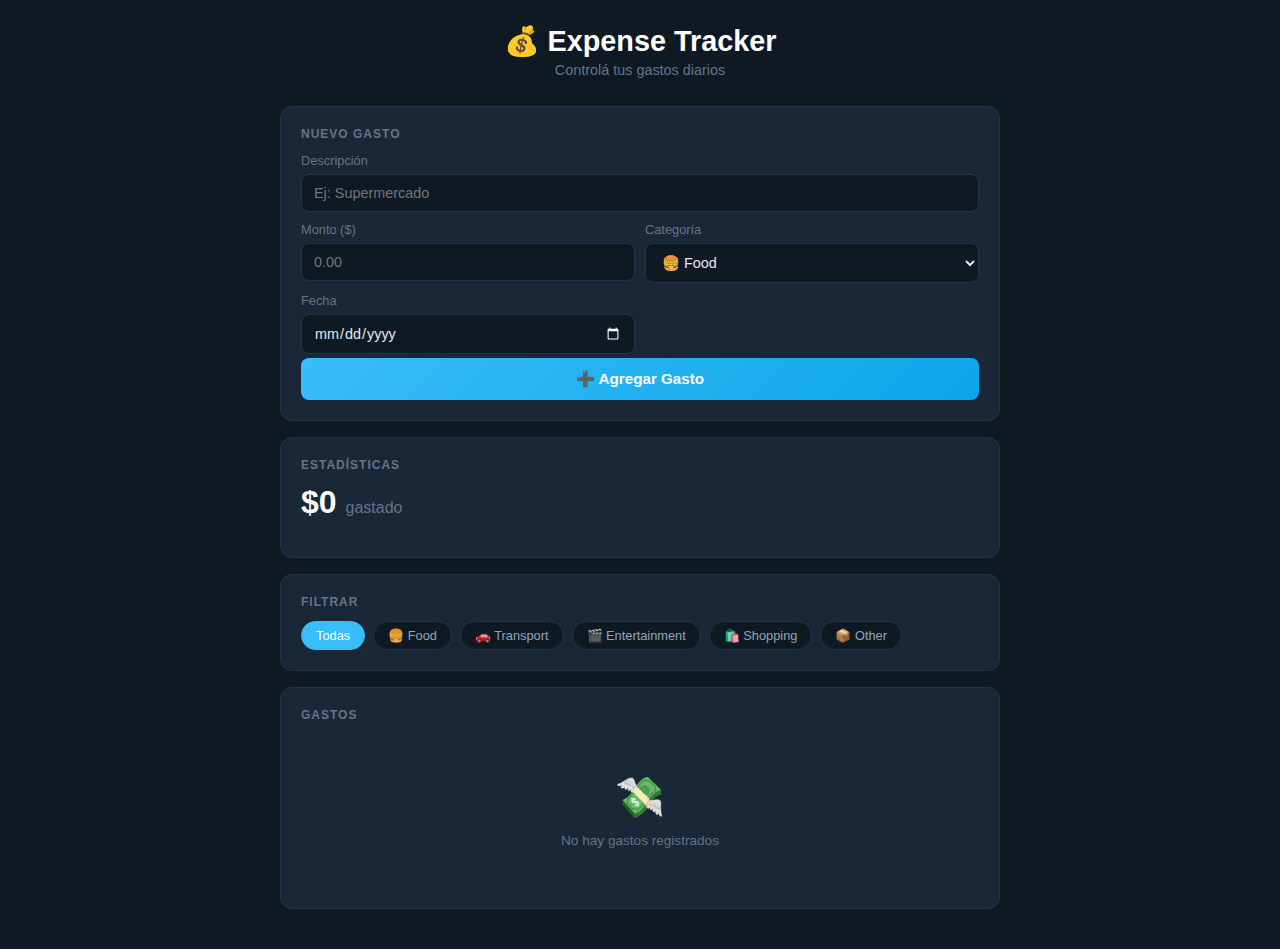
<file: proy-integradores/proy-1/index.html>
<!DOCTYPE html>
<html lang="es">

<head>
  <meta charset="UTF-8">
  <meta name="viewport" content="width=device-width, initial-scale=1.0">
  <title>Expense Tracker</title>
  <style>
    * {
      margin: 0;
      padding: 0;
      box-sizing: border-box;
    }

    body {
      font-family: 'Segoe UI', Tahoma, Geneva, Verdana, sans-serif;
      background: #0f1923;
      color: #e2e8f0;
      min-height: 100vh;
      padding: 24px;
    }

    .container {
      max-width: 720px;
      margin: 0 auto;
    }

    /* Header */
    .header {
      text-align: center;
      margin-bottom: 28px;
    }

    .header h1 {
      font-size: 1.8rem;
      color: #fff;
      margin-bottom: 4px;
    }

    .header p {
      color: #64748b;
      font-size: 0.9rem;
    }

    /* Cards */
    .card {
      background: #1a2736;
      border-radius: 12px;
      padding: 20px;
      margin-bottom: 16px;
      border: 1px solid #243447;
    }

    .card-title {
      font-size: 0.75rem;
      text-transform: uppercase;
      letter-spacing: 1px;
      color: #64748b;
      margin-bottom: 12px;
      font-weight: 600;
    }

    /* Form */
    .form-grid {
      display: grid;
      grid-template-columns: 1fr 1fr;
      gap: 10px;
    }

    .form-grid .full-width {
      grid-column: 1 / -1;
    }

    .form-group label {
      display: block;
      font-size: 0.8rem;
      color: #64748b;
      margin-bottom: 6px;
    }

    .form-group input,
    .form-group select {
      width: 100%;
      padding: 10px 12px;
      background: #0f1923;
      border: 1px solid #243447;
      border-radius: 8px;
      color: #e2e8f0;
      font-size: 0.9rem;
      font-family: inherit;
    }

    .form-group input:focus,
    .form-group select:focus {
      outline: none;
      border-color: #38bdf8;
    }

    .form-group input[type="date"]::-webkit-calendar-picker-indicator {
      filter: invert(1);
      cursor: pointer;
    }

    .btn-add {
      width: 100%;
      padding: 12px;
      background: linear-gradient(135deg, #38bdf8, #0ea5e9);
      border: none;
      border-radius: 8px;
      color: #fff;
      font-size: 0.95rem;
      font-weight: 600;
      cursor: pointer;
      margin-top: 4px;
      transition: opacity 0.2s;
    }

    .btn-add:hover {
      opacity: 0.85;
    }

    /* Stats */
    .stats-total {
      font-size: 2rem;
      font-weight: 700;
      color: #f8fafc;
      margin-bottom: 16px;
    }

    .stats-total span {
      font-size: 1rem;
      color: #64748b;
      font-weight: 400;
    }

    .stat-row {
      display: flex;
      align-items: center;
      gap: 12px;
      margin-bottom: 14px;
    }

    .stat-label {
      width: 100px;
      font-size: 0.85rem;
      color: #94a3b8;
      flex-shrink: 0;
    }

    .stat-bar-wrap {
      flex: 1;
      background: #0f1923;
      border-radius: 6px;
      height: 8px;
      overflow: hidden;
    }

    .stat-bar {
      height: 100%;
      border-radius: 6px;
      transition: width 0.4s ease;
    }

    .stat-bar.food {
      background: #38bdf8;
    }

    .stat-bar.transport {
      background: #a78bfa;
    }

    .stat-bar.entertainment {
      background: #fb923c;
    }

    .stat-bar.shopping {
      background: #34d399;
    }

    .stat-bar.other {
      background: #64748b;
    }

    .stat-amount {
      width: 80px;
      text-align: right;
      font-size: 0.85rem;
      color: #f8fafc;
      font-weight: 600;
      flex-shrink: 0;
    }

    .stat-percent {
      width: 38px;
      text-align: right;
      font-size: 0.75rem;
      color: #64748b;
      flex-shrink: 0;
    }

    /* Filter */
    .filter-bar {
      display: flex;
      gap: 8px;
      flex-wrap: wrap;
    }

    .filter-btn {
      padding: 6px 14px;
      background: #0f1923;
      border: 1px solid #243447;
      border-radius: 20px;
      color: #94a3b8;
      font-size: 0.8rem;
      cursor: pointer;
      transition: all 0.2s;
      font-family: inherit;
    }

    .filter-btn:hover {
      border-color: #38bdf8;
      color: #38bdf8;
    }

    .filter-btn.active {
      background: #38bdf8;
      border-color: #38bdf8;
      color: #fff;
    }

    /* Expense List */
    .expense-list {
      min-height: 120px;
    }

    .expense-item {
      display: flex;
      align-items: center;
      justify-content: space-between;
      padding: 14px 0;
      border-bottom: 1px solid #243447;
    }

    .expense-item:last-child {
      border-bottom: none;
    }

    .expense-left {
      display: flex;
      align-items: center;
      gap: 12px;
    }

    .expense-icon {
      width: 36px;
      height: 36px;
      border-radius: 8px;
      display: flex;
      align-items: center;
      justify-content: center;
      font-size: 1rem;
      flex-shrink: 0;
    }

    .expense-icon.food {
      background: #1e3a5f;
    }

    .expense-icon.transport {
      background: #2d1f4e;
    }

    .expense-icon.entertainment {
      background: #3d2214;
    }

    .expense-icon.shopping {
      background: #1a3d2e;
    }

    .expense-icon.other {
      background: #1f2937;
    }

    .expense-desc {
      font-size: 0.9rem;
      color: #f1f5f9;
      font-weight: 500;
    }

    .expense-date {
      font-size: 0.75rem;
      color: #64748b;
      margin-top: 2px;
    }

    .expense-right {
      display: flex;
      align-items: center;
      gap: 16px;
    }

    .expense-amount {
      font-size: 0.95rem;
      font-weight: 600;
      color: #f43f5e;
    }

    .btn-delete {
      background: none;
      border: none;
      color: #475569;
      cursor: pointer;
      font-size: 1rem;
      padding: 4px;
      border-radius: 4px;
      transition: color 0.2s;
    }

    .btn-delete:hover {
      color: #f43f5e;
    }

    /* Empty State */
    .empty-state {
      text-align: center;
      padding: 40px 20px;
      color: #475569;
    }

    .empty-state .empty-icon {
      font-size: 2.5rem;
      margin-bottom: 12px;
    }

    .empty-state p {
      font-size: 0.85rem;
      color: #64748b;
    }

    .disabled {
      display: none;
    }
  </style>
</head>

<body>
  <div class="container">

    <!-- Header -->
    <div class="header">
      <h1>💰 Expense Tracker</h1>
      <p>Controlá tus gastos diarios</p>
    </div>

    <!-- Form -->
    <div class="card">
      <div class="card-title">Nuevo Gasto</div>
      <form id="expense-form">
        <div class="form-grid">
          <div class="form-group full-width">
            <label>Descripción</label>
            <input type="text" id="expense-desc" placeholder="Ej: Supermercado" required>
          </div>
          <div class="form-group">
            <label>Monto ($)</label>
            <input type="number" id="expense-amount" placeholder="0.00" min="0" step="0.01" required>
          </div>
          <div class="form-group">
            <label>Categoría</label>
            <select id="expense-category">
              <option value="Food">🍔 Food</option>
              <option value="Transport">🚗 Transport</option>
              <option value="Entertainment">🎬 Entertainment</option>
              <option value="Shopping">🛍️ Shopping</option>
              <option value="Other">📦 Other</option>
            </select>
          </div>
          <div class="form-group">
            <label>Fecha</label>
            <input type="date" id="expense-date" required>
          </div>
        </div>
        <button type="submit" class="btn-add">➕ Agregar Gasto</button>
      </form>
    </div>

    <!-- Stats -->
    <div class="card">
      <div class="card-title">Estadísticas</div>
      <div id="stats-container">
        <!-- Se renderiza dinámicamente -->

        <!-- EJEMPLO SIMULADO (estructura de referencia) -->
        <div class="stats-total">$1,250.00 <span>gastado</span></div>

        <div class="stat-row">
          <div class="stat-label">Food</div>
          <div class="stat-bar-wrap">
            <div class="stat-bar food" style="width: 45%"></div>
          </div>
          <div class="stat-percent">45%</div>
          <div class="stat-amount">$562.50</div>
        </div>

        <div class="stat-row">
          <div class="stat-label">Transport</div>
          <div class="stat-bar-wrap">
            <div class="stat-bar transport" style="width: 20%"></div>
          </div>
          <div class="stat-percent">20%</div>
          <div class="stat-amount">$250.00</div>
        </div>

        <div class="stat-row">
          <div class="stat-label">Entertainment</div>
          <div class="stat-bar-wrap">
            <div class="stat-bar entertainment" style="width: 15%"></div>
          </div>
          <div class="stat-percent">15%</div>
          <div class="stat-amount">$187.50</div>
        </div>

        <div class="stat-row">
          <div class="stat-label">Shopping</div>
          <div class="stat-bar-wrap">
            <div class="stat-bar shopping" style="width: 20%"></div>
          </div>
          <div class="stat-percent">20%</div>
          <div class="stat-amount">$250.00</div>
        </div>

        <div class="stat-row">
          <div class="stat-label">Other</div>
          <div class="stat-bar-wrap">
            <div class="stat-bar other" style="width: 20%"></div>
          </div>
          <div class="stat-percent">5%</div>
          <div class="stat-amount">$50.00</div>
        </div>
      </div>
    </div>

    <!-- Filter -->
    <div class="card">
      <div class="card-title">Filtrar</div>
      <div id="filter-bar" class="filter-bar">
        <!-- Se renderiza dinámicamente -->
        <button class="filter-btn active" data-category="All">Todas</button>
        <button class="filter-btn" data-category="Food">🍔 Food</button>
        <button class="filter-btn" data-category="Transport">🚗 Transport</button>
        <button class="filter-btn" data-category="Entertainment">🎬 Entertainment</button>
        <button class="filter-btn" data-category="Shopping">🛍️ Shopping</button>
        <button class="filter-btn" data-category="Other">📦 Other</button>
      </div>
    </div>

    <!-- Expense List -->
    <div class="card">
      <div class="card-title">Gastos</div>
      <div id="expense-list" class="expense-list">
        <!-- Se renderiza dinámicamente -->

        <!-- EJEMPLO SIMULADO (estructura de referencia) -->
        <div class="expense-item disabled" data-id="1">
          <div class="expense-left">
            <div class="expense-icon food">🍔</div>
            <div>
              <div class="expense-desc">Supermercado</div>
              <div class="expense-date">28/01/2026</div>
            </div>
          </div>
          <div class="expense-right">
            <div class="expense-amount">-$85.00</div>
            <button class="btn-delete" data-id="1">🗑️</button>
          </div>
        </div>

        <div class="expense-item disabled" data-id="2">
          <div class="expense-left">
            <div class="expense-icon transport">🚗</div>
            <div>
              <div class="expense-desc">Uber</div>
              <div class="expense-date">27/01/2026</div>
            </div>
          </div>
          <div class="expense-right">
            <div class="expense-amount">-$35.00</div>
            <button class="btn-delete" data-id="2">🗑️</button>
          </div>
        </div>
      </div>
    </div>

  </div>

  <script type="module" src="app.js"></script>
</body>

</html>
</file>
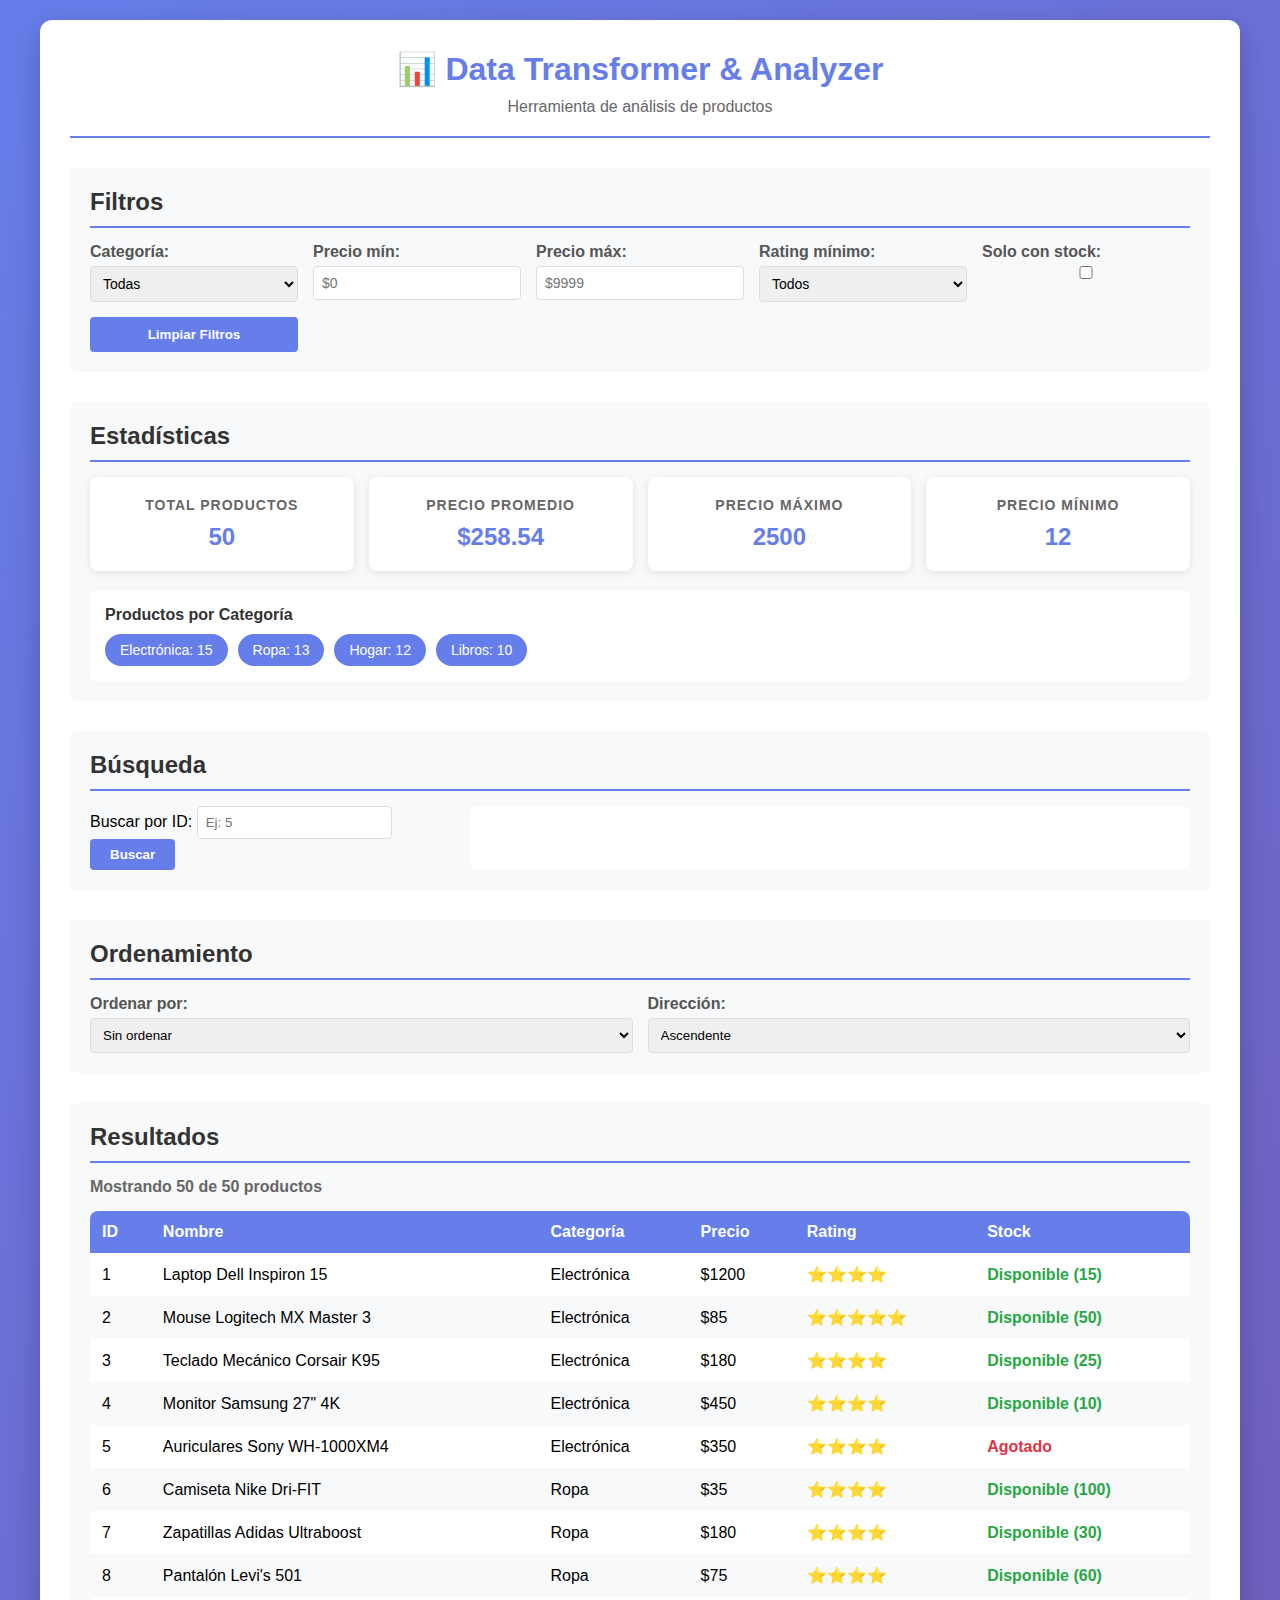
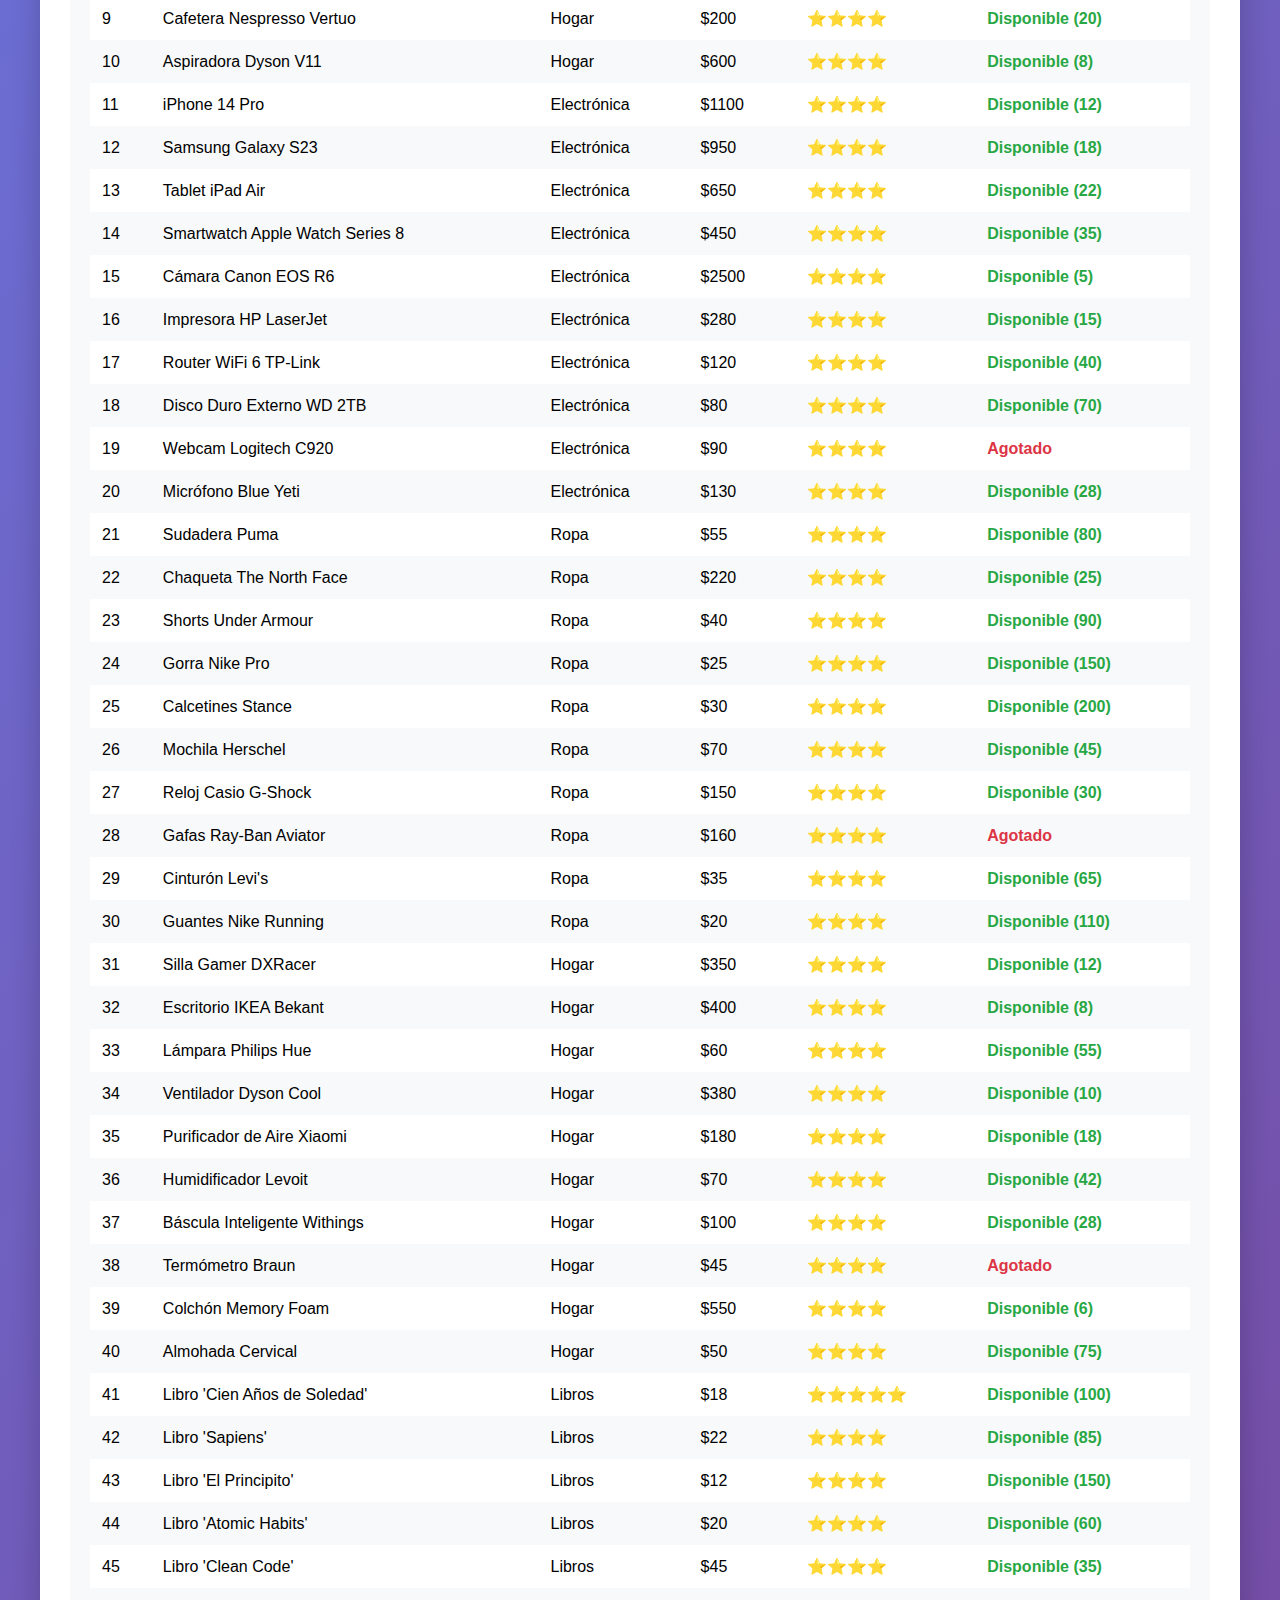
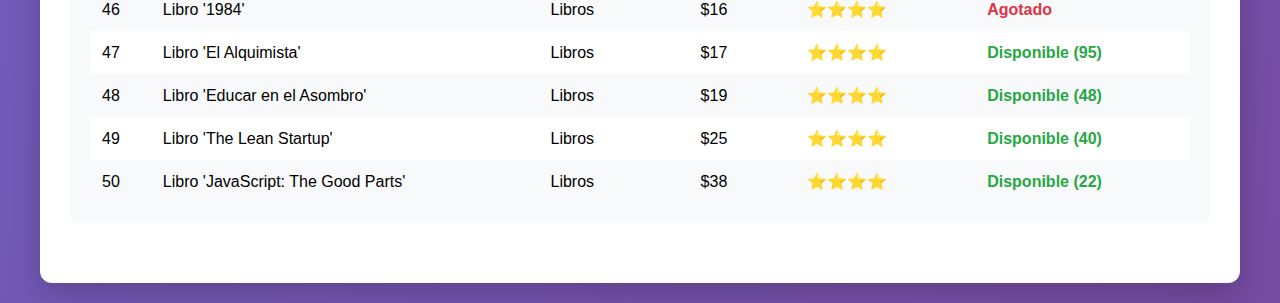
<file: semana-1/proyecto-integrador/index.html>
<!DOCTYPE html>
<html lang="es">

<head>
  <meta charset="UTF-8">
  <meta name="viewport" content="width=device-width, initial-scale=1.0">
  <title>Data Transformer & Analyzer</title>
  <link rel="stylesheet" href="styles.css">
</head>

<body>
  <div class="container">
    <!-- HEADER -->
    <header>
      <h1>📊 Data Transformer & Analyzer</h1>
      <p>Herramienta de análisis de productos</p>
    </header>

    <!-- FILTROS -->
    <section class="filtros">
      <h2>Filtros</h2>
      <div class="filtros-grid">
        <div class="filtro">
          <label for="categoriaFiltro">Categoría:</label>
          <select id="categoriaFiltro">
            <option value="todas">Todas</option>
            <!-- Opciones dinámicas -->
          </select>
        </div>

        <div class="filtro">
          <label for="precioMin">Precio mín:</label>
          <input type="number" id="precioMin" placeholder="$0" min="0">
        </div>

        <div class="filtro">
          <label for="precioMax">Precio máx:</label>
          <input type="number" id="precioMax" placeholder="$9999" min="0">
        </div>

        <div class="filtro">
          <label for="ratingMin">Rating mínimo:</label>
          <select id="ratingMin">
            <option value="0">Todos</option>
            <option value="3">3+ ⭐</option>
            <option value="4">4+ ⭐</option>
            <option value="4.5">4.5+ ⭐</option>
          </select>
        </div>

        <div class="filtro">
          <label for="stockDisponible">Solo con stock:</label>
          <input type="checkbox" id="stockDisponible">
        </div>

        <div class="filtro">
          <button id="limpiarFiltros">Limpiar Filtros</button>
        </div>
      </div>
    </section>

    <!-- ESTADÍSTICAS -->
    <section class="estadisticas">
      <h2>Estadísticas</h2>
      <div class="stats-grid">
        <div class="stat-card">
          <h3>Total Productos</h3>
          <p id="statTotal">0</p>
        </div>
        <div class="stat-card">
          <h3>Precio Promedio</h3>
          <p id="statPromedio">$0</p>
        </div>
        <div class="stat-card">
          <h3>Precio Máximo</h3>
          <p id="statMax">$0</p>
        </div>
        <div class="stat-card">
          <h3>Precio Mínimo</h3>
          <p id="statMin">$0</p>
        </div>
      </div>

      <div class="categorias-stats">
        <h3>Productos por Categoría</h3>
        <div id="categoriasList"></div>
      </div>
    </section>

    <!-- BÚSQUEDA -->
    <section class="busqueda">
      <h2>Búsqueda</h2>
      <div class="busqueda-grid">
        <div>
          <label for="buscarId">Buscar por ID:</label>
          <input type="number" id="buscarId" placeholder="Ej: 5">
          <button id="btnBuscar">Buscar</button>
        </div>
        <div id="resultadoBusqueda"></div>
      </div>
    </section>

    <!-- ORDENAMIENTO -->
    <section class="ordenamiento">
      <h2>Ordenamiento</h2>
      <div class="orden-grid">
        <div>
          <label for="ordenarPor">Ordenar por:</label>
          <select id="ordenarPor">
            <option value="ninguno">Sin ordenar</option>
            <option value="precio">Precio</option>
            <option value="rating">Rating</option>
            <option value="nombre">Nombre</option>
          </select>
        </div>

        <div>
          <label for="ordenDireccion">Dirección:</label>
          <select id="ordenDireccion">
            <option value="asc">Ascendente</option>
            <option value="desc">Descendente</option>
          </select>
        </div>
      </div>
    </section>

    <!-- RESULTADOS -->
    <section class="resultados">
      <h2>Resultados</h2>
      <p id="contadorResultados">Mostrando 0 de 0 productos</p>

      <div class="tabla-container">
        <table id="tablaProductos">
          <thead>
            <tr>
              <th>ID</th>
              <th>Nombre</th>
              <th>Categoría</th>
              <th>Precio</th>
              <th>Rating</th>
              <th>Stock</th>
            </tr>
          </thead>
          <tbody id="tbody">
            <!-- Productos dinámicos -->
          </tbody>
        </table>
      </div>
    </section>
  </div>

  <script src="app.js"></script>
</body>

</html>
</file>
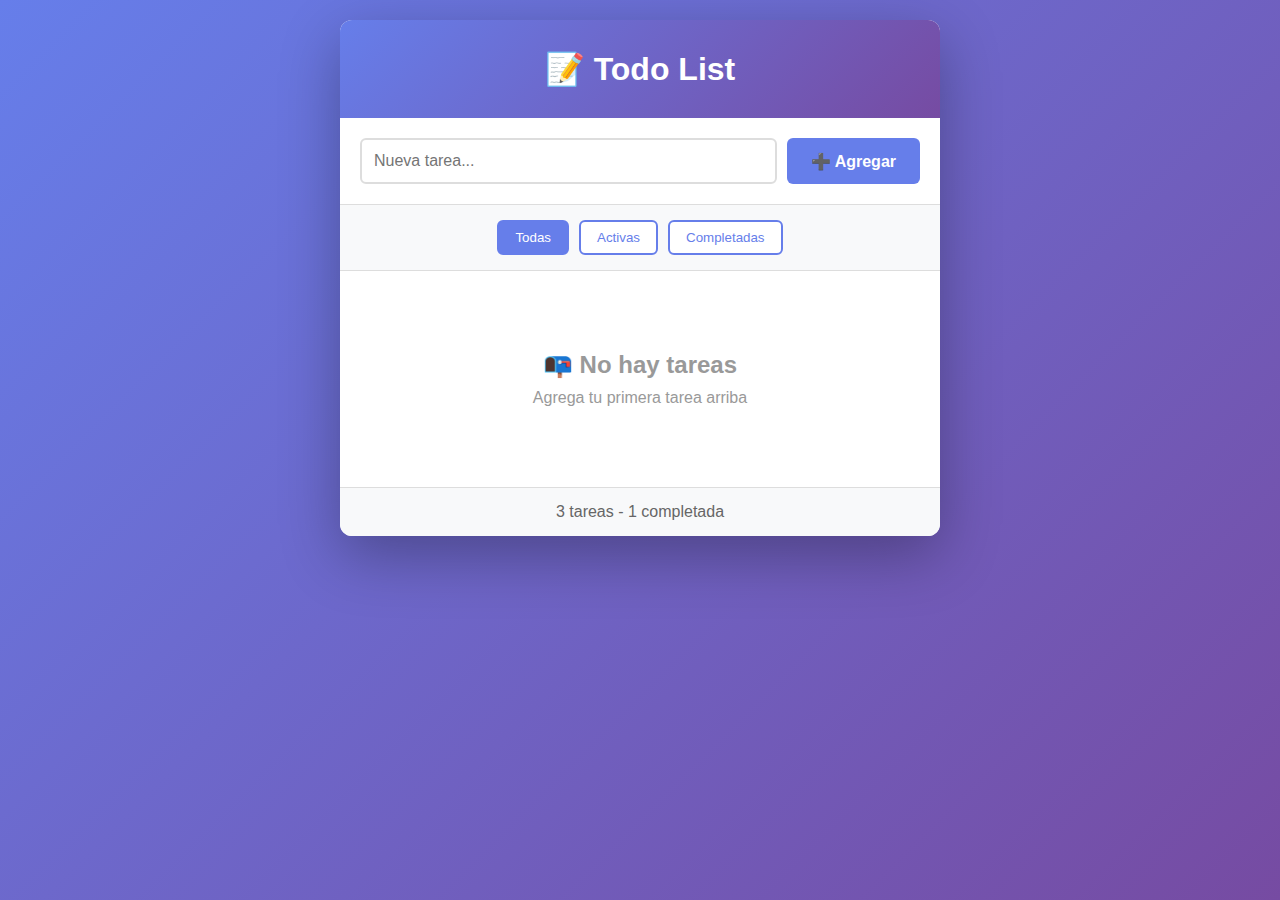
<file: semana-3-v2/mini-proy-2/index.html>
<!DOCTYPE html>
<html lang="es">

<head>
  <meta charset="UTF-8">
  <meta name="viewport" content="width=device-width, initial-scale=1.0">
  <title>Todo List - Classes</title>
  <style>
    * {
      margin: 0;
      padding: 0;
      box-sizing: border-box;
    }

    body {
      font-family: 'Segoe UI', Tahoma, Geneva, Verdana, sans-serif;
      background: linear-gradient(135deg, #667eea 0%, #764ba2 100%);
      min-height: 100vh;
      padding: 20px;
    }

    .container {
      max-width: 600px;
      margin: 0 auto;
      background: white;
      border-radius: 12px;
      box-shadow: 0 20px 60px rgba(0, 0, 0, 0.3);
      overflow: hidden;
    }

    .header {
      background: linear-gradient(135deg, #667eea 0%, #764ba2 100%);
      color: white;
      padding: 30px;
      text-align: center;
    }

    .header h1 {
      font-size: 2rem;
    }

    /* Formulario */
    .todo-form {
      padding: 20px;
      border-bottom: 1px solid #ddd;
    }

    .form-group {
      display: flex;
      gap: 10px;
    }

    .todo-input {
      flex: 1;
      padding: 12px;
      border: 2px solid #ddd;
      border-radius: 6px;
      font-size: 1rem;
    }

    .todo-input:focus {
      outline: none;
      border-color: #667eea;
    }

    .btn-add {
      padding: 12px 24px;
      background: #667eea;
      color: white;
      border: none;
      border-radius: 6px;
      font-size: 1rem;
      cursor: pointer;
      font-weight: 600;
    }

    .btn-add:hover {
      background: #5568d3;
    }

    /* Filtros */
    .filters {
      padding: 15px 20px;
      background: #f8f9fa;
      border-bottom: 1px solid #ddd;
      display: flex;
      gap: 10px;
      justify-content: center;
    }

    .filter-btn {
      padding: 8px 16px;
      border: 2px solid #667eea;
      background: white;
      color: #667eea;
      border-radius: 6px;
      cursor: pointer;
      font-weight: 500;
    }

    .filter-btn:hover {
      background: #f0f0f0;
    }

    .filter-btn.active {
      background: #667eea;
      color: white;
    }

    /* Lista de tareas */
    .todo-list {
      padding: 20px;
      min-height: 200px;
    }

    .todo-item {
      display: flex;
      align-items: center;
      gap: 12px;
      padding: 15px;
      border: 2px solid #ddd;
      border-radius: 8px;
      margin-bottom: 10px;
      transition: all 0.3s ease;
    }

    .todo-item:hover {
      border-color: #667eea;
      box-shadow: 0 4px 8px rgba(102, 126, 234, 0.2);
    }

    .todo-item.completed {
      opacity: 0.6;
    }

    .todo-item.completed .todo-text {
      text-decoration: line-through;
      color: #999;
    }

    .todo-checkbox {
      width: 20px;
      height: 20px;
      cursor: pointer;
    }

    .todo-text {
      flex: 1;
      font-size: 1rem;
    }

    .btn-delete {
      padding: 6px 12px;
      background: #dc3545;
      color: white;
      border: none;
      border-radius: 4px;
      cursor: pointer;
      font-size: 0.875rem;
    }

    .btn-delete:hover {
      background: #c82333;
    }

    /* Estado vacío */
    .empty-state {
      text-align: center;
      padding: 60px 20px;
      color: #999;
    }

    .empty-state h3 {
      font-size: 1.5rem;
      margin-bottom: 10px;
    }

    /* Stats */
    .stats {
      padding: 15px 20px;
      background: #f8f9fa;
      border-top: 1px solid #ddd;
      text-align: center;
      color: #666;
    }

    .hidden {
      display: none;
    }
  </style>
</head>

<body>
  <div class="container">
    <!-- Header -->
    <div class="header">
      <h1>📝 Todo List</h1>
    </div>

    <!-- Formulario -->
    <div class="todo-form">
      <div class="form-group">
        <input type="text" id="todo-input" class="todo-input" placeholder="Nueva tarea..." autocomplete="off">
        <button id="btn-add" class="btn-add">➕ Agregar</button>
      </div>
    </div>

    <!-- Filtros -->
    <div class="filters">
      <button class="filter-btn active" data-filter="all">Todas</button>
      <button class="filter-btn" data-filter="active">Activas</button>
      <button class="filter-btn" data-filter="completed">Completadas</button>
    </div>

    <!-- Lista (se renderiza dinámicamente) -->
    <div id="todo-list" class="todo-list">
      <!-- EJEMPLO de estructura (no funcional, solo referencia visual) -->

      <!-- Todo Item 1 -->
      <div class="todo-item">
        <input type="checkbox" class="todo-checkbox">
        <span class="todo-text">Comprar leche</span>
        <button class="btn-delete">🗑️</button>
      </div>

      <!-- Todo Item 2 - Completada -->
      <div class="todo-item completed">
        <input type="checkbox" class="todo-checkbox" checked>
        <span class="todo-text">Estudiar JavaScript</span>
        <button class="btn-delete">🗑️</button>
      </div>

      <!-- Todo Item 3 -->
      <div class="todo-item hidden">
        <input type="checkbox" class="todo-checkbox">
        <span class="todo-text">Hacer ejercicio</span>
        <button class="btn-delete">🗑️</button>
      </div>
    </div>

    <!-- Stats -->
    <div class="stats">
      <span id="stats-text">3 tareas - 1 completada</span>
    </div>
  </div>

  <!-- JavaScript (type="module" para usar import/export) -->
  <script src="app.js" type="module"></script>
</body>

</html>
</file>
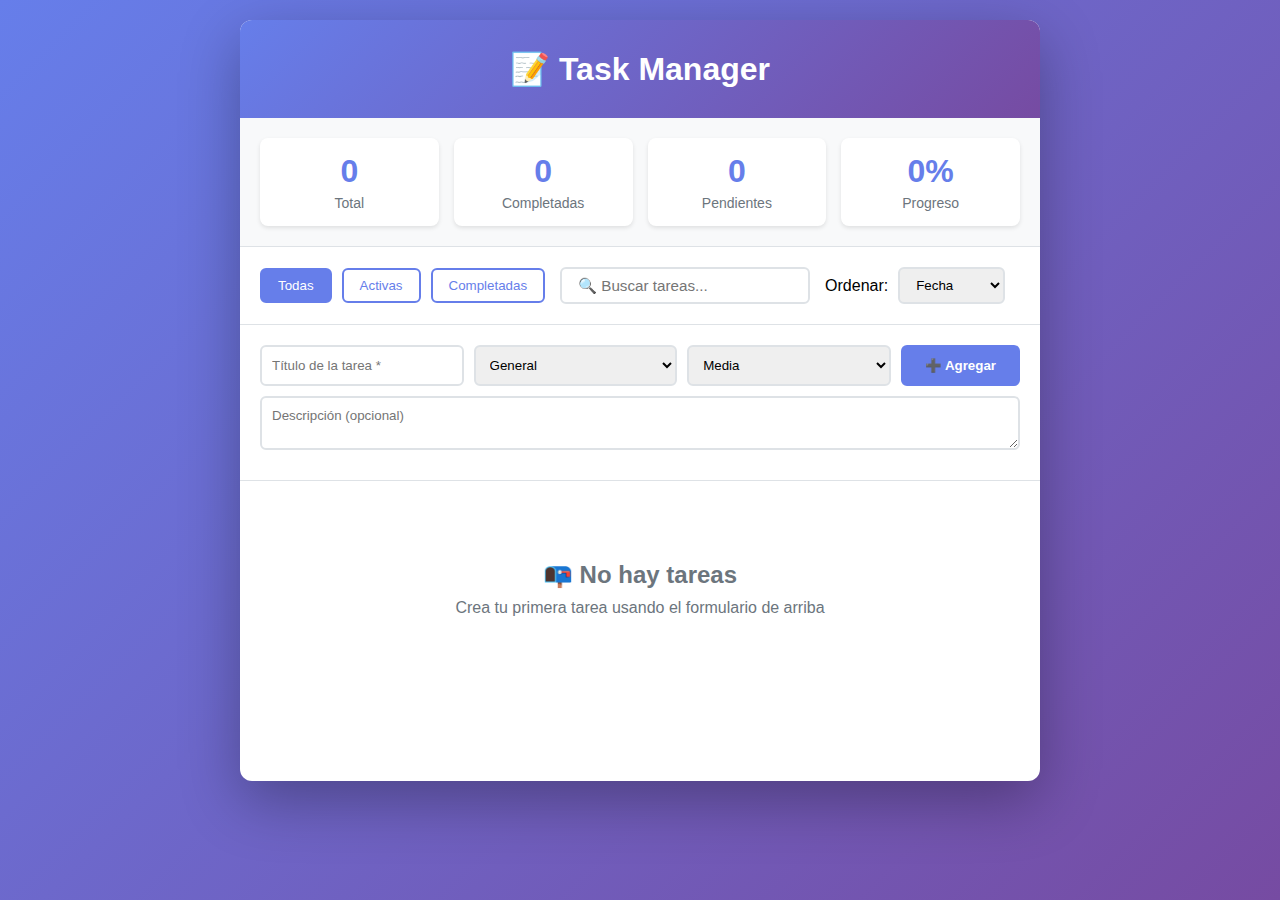
<file: semana-3/proyecto-integrador/index.html>
<!DOCTYPE html>
<html lang="es">

<head>
  <meta charset="UTF-8">
  <meta name="viewport" content="width=device-width, initial-scale=1.0">
  <title>Task Manager</title>
  <link rel="stylesheet" href="css/styles.css">
</head>

<body>
  <div class="container">
    <!-- Header -->
    <header class="app-header">
      <h1>📝 Task Manager</h1>
    </header>

    <!-- Stats Panel -->
    <div id="stats-panel" class="stats-panel">
      <!-- Se renderiza dinámicamente -->
    </div>

    <!-- Filters & Search -->
    <div class="controls">
      <div class="filters">
        <button class="filter-btn active" data-filter="all">Todas</button>
        <button class="filter-btn" data-filter="active">Activas</button>
        <button class="filter-btn" data-filter="completed">Completadas</button>
      </div>

      <div class="search-box">
        <input type="text" id="search-input" placeholder="🔍 Buscar tareas...">
      </div>

      <div class="sort-box">
        <label for="sort-select">Ordenar:</label>
        <select id="sort-select">
          <option value="date">Fecha</option>
          <option value="priority">Prioridad</option>
          <option value="alphabetical">Alfabético</option>
        </select>
      </div>
    </div>

    <!-- Task Form -->
    <div id="task-form" class="task-form">
      <!-- Se renderiza dinámicamente -->
    </div>

    <!-- Task List -->
    <div id="task-list" class="task-list">
      <!-- Se renderiza dinámicamente -->
    </div>
  </div>

  <!-- Scripts (type="module" para ES6 modules) -->
  <script type="module" src="js/app.js"></script>
</body>

</html>
</file>
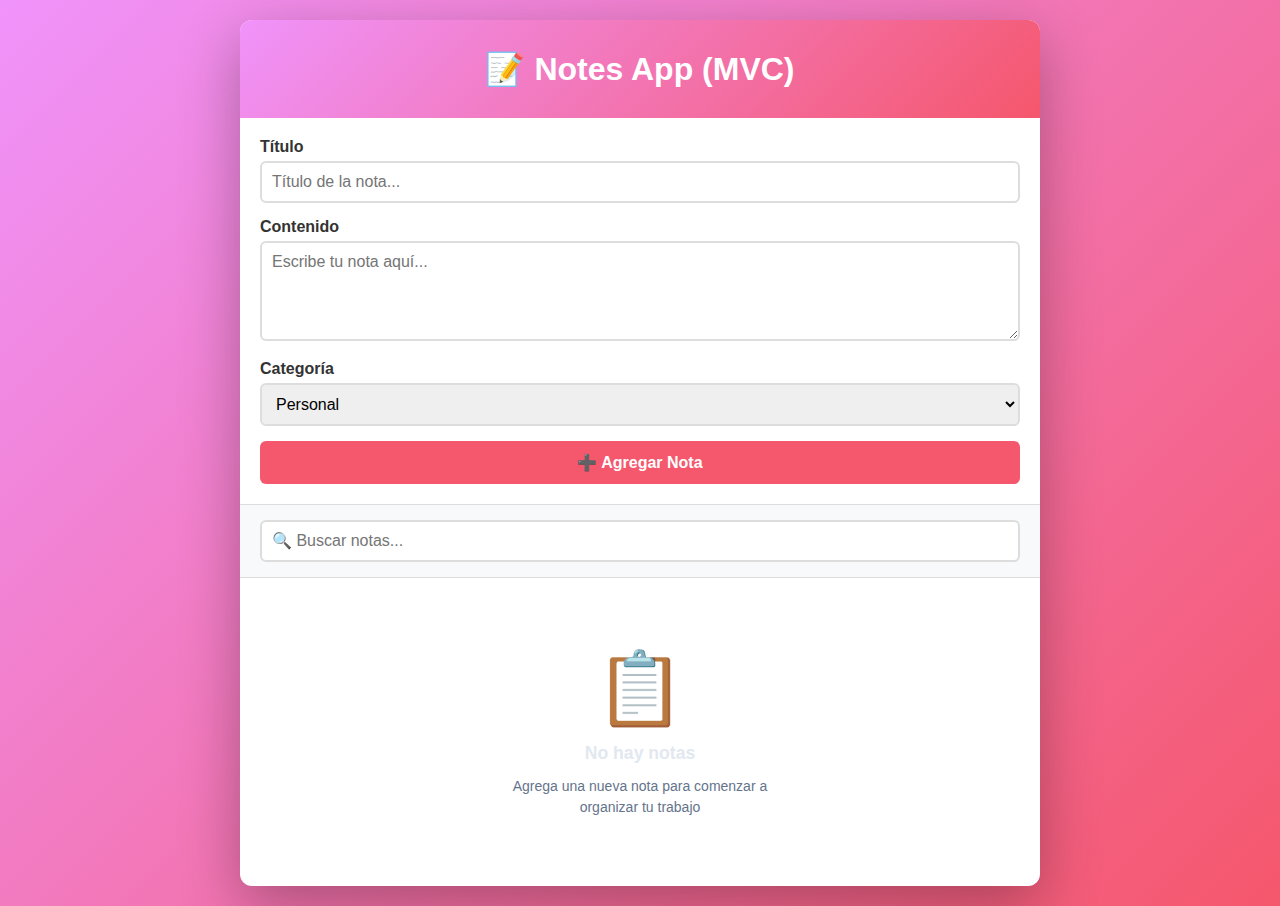
<file: semana-4/proy-mvc-notes-app/index.html>
<!DOCTYPE html>
<html lang="es">

<head>
  <meta charset="UTF-8">
  <meta name="viewport" content="width=device-width, initial-scale=1.0">
  <title>Notes App - MVC</title>
  <style>
    * {
      margin: 0;
      padding: 0;
      box-sizing: border-box;
    }

    body {
      font-family: 'Segoe UI', Tahoma, Geneva, Verdana, sans-serif;
      background: linear-gradient(135deg, #f093fb 0%, #f5576c 100%);
      min-height: 100vh;
      padding: 20px;
    }

    .container {
      max-width: 800px;
      margin: 0 auto;
      background: white;
      border-radius: 12px;
      box-shadow: 0 20px 60px rgba(0, 0, 0, 0.3);
      overflow: hidden;
    }

    .header {
      background: linear-gradient(135deg, #f093fb 0%, #f5576c 100%);
      color: white;
      padding: 30px;
      text-align: center;
    }

    .header h1 {
      font-size: 2rem;
    }

    /* Form */
    .note-form {
      padding: 20px;
      border-bottom: 1px solid #ddd;
    }

    .form-group {
      margin-bottom: 15px;
    }

    .form-group label {
      display: block;
      margin-bottom: 5px;
      font-weight: 600;
      color: #333;
    }

    .form-group input,
    .form-group textarea,
    .form-group select {
      width: 100%;
      padding: 10px;
      border: 2px solid #ddd;
      border-radius: 6px;
      font-family: inherit;
      font-size: 1rem;
    }

    .form-group input:focus,
    .form-group textarea:focus,
    .form-group select:focus {
      outline: none;
      border-color: #f5576c;
    }

    .form-group textarea {
      resize: vertical;
      min-height: 100px;
    }

    .btn-add {
      width: 100%;
      padding: 12px;
      background: #f5576c;
      color: white;
      border: none;
      border-radius: 6px;
      font-size: 1rem;
      cursor: pointer;
      font-weight: 600;
    }

    .btn-add:hover {
      background: #e04656;
    }

    /* Search */
    .search-box {
      padding: 15px 20px;
      background: #f8f9fa;
      border-bottom: 1px solid #ddd;
    }

    .search-input {
      width: 100%;
      padding: 10px;
      border: 2px solid #ddd;
      border-radius: 6px;
      font-size: 1rem;
    }

    /* Notes List */
    .notes-list {
      padding: 20px;
      min-height: 300px;
    }

    .note-card {
      background: #fff;
      border: 2px solid #ddd;
      border-radius: 8px;
      padding: 15px;
      margin-bottom: 15px;
      transition: all 0.3s ease;
    }

    .note-card:hover {
      border-color: #f5576c;
      box-shadow: 0 4px 8px rgba(245, 87, 108, 0.2);
    }

    .note-header {
      display: flex;
      justify-content: space-between;
      align-items: center;
      margin-bottom: 10px;
    }

    .note-title {
      font-size: 1.2rem;
      font-weight: 600;
      color: #333;
    }

    .note-category {
      padding: 4px 8px;
      background: #f093fb;
      color: white;
      border-radius: 4px;
      font-size: 0.75rem;
      font-weight: 600;
    }

    .note-content {
      color: #666;
      margin-bottom: 10px;
      line-height: 1.5;
    }

    .note-footer {
      display: flex;
      justify-content: space-between;
      align-items: center;
    }

    .note-date {
      font-size: 0.875rem;
      color: #999;
    }

    .btn-delete {
      padding: 6px 12px;
      background: #dc3545;
      color: white;
      border: none;
      border-radius: 4px;
      cursor: pointer;
      font-size: 0.875rem;
    }

    .btn-delete:hover {
      background: #c82333;
    }

    /* Empty State */
    .empty-state {
      text-align: center;
      padding: 60px 20px;
      color: #999;
    }

    .empty-state h3 {
      font-size: 1.5rem;
      margin-bottom: 10px;
    }

    .disabled {
      display: none;
    }
  </style>
</head>

<body>
  <div class="container">
    <!-- Header -->
    <div class="header">
      <h1>📝 Notes App (MVC)</h1>
    </div>

    <!-- Form -->
    <div class="note-form">
      <form id="note-form">
        <div class="form-group">
          <label for="note-title">Título</label>
          <input type="text" id="note-title" placeholder="Título de la nota..." required>
        </div>

        <div class="form-group">
          <label for="note-content">Contenido</label>
          <textarea id="note-content" placeholder="Escribe tu nota aquí..." required></textarea>
        </div>

        <div class="form-group">
          <label for="note-category">Categoría</label>
          <select id="note-category">
            <option value="Personal">Personal</option>
            <option value="Work">Trabajo</option>
            <option value="Ideas">Ideas</option>
            <option value="Study">Estudio</option>
          </select>
        </div>

        <button type="submit" class="btn-add">➕ Agregar Nota</button>
      </form>
    </div>

    <!-- Search -->
    <div class="search-box">
      <input type="text" id="search-input" class="search-input" placeholder="🔍 Buscar notas...">
    </div>

    <!-- Notes List (se renderiza dinámicamente) -->
    <div id="notes-list" class="notes-list">
      <!-- EJEMPLO de estructura (no funcional) -->

      <!-- Note 1 -->
      <div class="note-card disabled">
        <div class="note-header">
          <div class="note-title">Mi primera nota</div>
          <span class="note-category">Personal</span>
        </div>
        <div class="note-content">
          Este es el contenido de mi primera nota. Puede ser largo y tener múltiples líneas.
        </div>
        <div class="note-footer">
          <span class="note-date">28/01/2026</span>
          <button class="btn-delete">🗑️ Eliminar</button>
        </div>
      </div>

      <!-- Note 2 -->
      <div class="note-card disabled">
        <div class="note-header">
          <div class="note-title">Idea genial</div>
          <span class="note-category">Ideas</span>
        </div>
        <div class="note-content">
          Desarrollar una app de notas con MVC perfecto.
        </div>
        <div class="note-footer">
          <span class="note-date">28/01/2026</span>
          <button class="btn-delete">🗑️ Eliminar</button>
        </div>
      </div>
    </div>
  </div>

  <script type="module" src="app.js"></script>
</body>

</html>
</file>
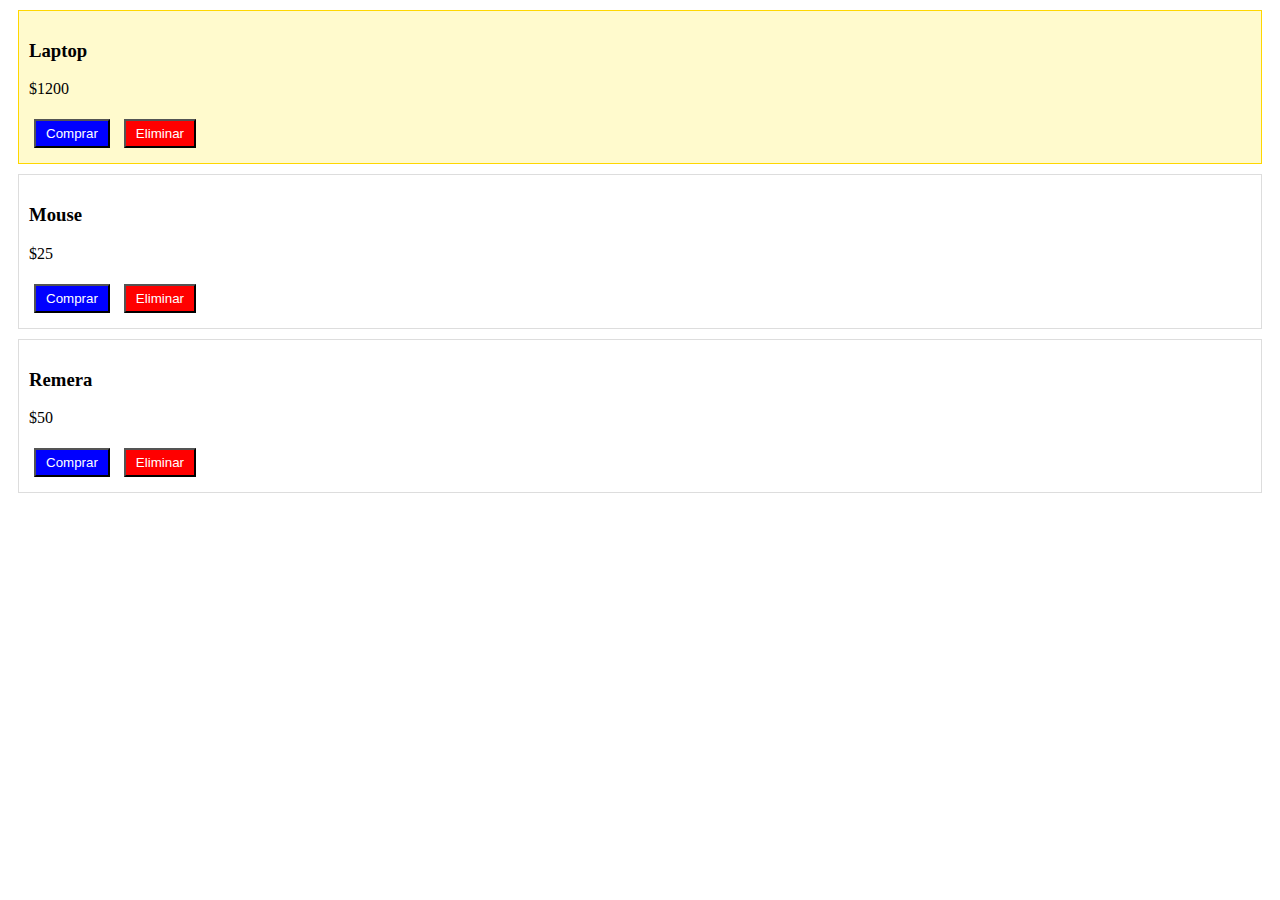
<file: semana-2/bloque-2/eje07.html>
<!DOCTYPE html>
<html>
<!-- 
**CONSIGNA:**
Practicar selectores avanzados y método closest()
-->

<head>
  <meta charset="UTF-8">
  <title>Query Selector Avanzado</title>
  <style>
    .producto {
      border: 1px solid #ddd;
      padding: 10px;
      margin: 10px;
    }

    .producto.destacado {
      border-color: gold;
      background: #fffacd;
    }

    .btn {
      padding: 5px 10px;
      margin: 5px;
      cursor: pointer;
    }

    .btn-primary {
      background: blue;
      color: white;
    }

    .btn-danger {
      background: red;
      color: white;
    }
  </style>
</head>

<body>
  <div class="catalogo">
    <div class="producto destacado" data-id="1" data-categoria="electronica">
      <h3 class="producto-nombre">Laptop</h3>
      <p class="producto-precio">$1200</p>
      <button class="btn btn-primary" data-action="comprar">Comprar</button>
      <button class="btn btn-danger" data-action="eliminar">Eliminar</button>
    </div>

    <div class="producto" data-id="2" data-categoria="electronica">
      <h3 class="producto-nombre">Mouse</h3>
      <p class="producto-precio">$25</p>
      <button class="btn btn-primary" data-action="comprar">Comprar</button>
      <button class="btn btn-danger" data-action="eliminar">Eliminar</button>
    </div>

    <div class="producto" data-id="3" data-categoria="ropa">
      <h3 class="producto-nombre">Remera</h3>
      <p class="producto-precio">$50</p>
      <button class="btn btn-primary" data-action="comprar">Comprar</button>
      <button class="btn btn-danger" data-action="eliminar">Eliminar</button>
    </div>
  </div>

  <!-- <script src="ejercicio7.js"></script> -->
  <script>
    // ============================================
    // EJERCICIO 7: querySelector Avanzado
    // ============================================

    // TAREA 1: Seleccionar elementos específicos
    // a) El producto destacado
    const productoDestacado = /* TU CÓDIGO */
      document.querySelector('.catalogo .producto.destacado');

    // b) Todos los productos de categoría "electronica"
    const productosElectronica = /* TU CÓDIGO */
      document.querySelectorAll('.producto[data-categoria="electronica"]');

    // c) El segundo producto
    const segundoProducto = /* TU CÓDIGO */
      document.querySelector('.producto:nth-child(2)');

    // d) Todos los botones "Comprar" (btn-primary)
    const botonesComprar = /* TU CÓDIGO */
      document.querySelectorAll('.btn.btn-primary');

    // e) El precio del producto con data-id="2"
    const precioProducto2 = /* TU CÓDIGO */
      document.querySelector('.producto[data-id="2"] .producto-precio');

    console.log('Producto destacado:', productoDestacado);
    console.log('Productos electrónica:', productosElectronica);
    console.log('Segundo producto:', segundoProducto);
    console.log('Botones comprar:', botonesComprar);
    console.log('Precio producto 2:', precioProducto2);

    // TAREA 2: Usar closest() en event listener
    document.querySelector('.catalogo').addEventListener('click', (e) => {
      // TU CÓDIGO AQUÍ
      // Si se clickeó un botón:
      //   - Encontrar el producto contenedor usando closest()
      //   - Obtener el data-id del producto
      //   - Obtener el data-action del botón
      //   - Mostrar en consola: "Acción: comprar, Producto ID: 1"
      const btn = e.target.closest('.btn.btn-primary');
      if(btn) {
        const card = btn.closest('.producto');
        const id = card.dataset.id;
        const action = btn.dataset.action;
        console.log(`Accion: ${action}, Producto ID: ${id}`);
      }
    });

    // TAREA 3: Selectores combinados
    // a) Nombre del producto destacado
    const nombreDestacado = /* TU CÓDIGO */
      productoDestacado.querySelector('.producto-nombre');

    // b) Botones de eliminar (btn-danger) solo en productos de electrónica
    const botonesEliminarElectronica = /* TU CÓDIGO */
      [...productosElectronica].map(e => e.querySelector('.btn.btn-danger'));

    // c) Productos que NO son destacados
    const productosNoDestacados = /* TU CÓDIGO */
      document.querySelectorAll('.producto:not(.destacado)');

    console.log('Nombre destacado:', nombreDestacado);
    console.log('Botones eliminar electrónica:', botonesEliminarElectronica);
    console.log('Productos no destacados:', productosNoDestacados);
  </script>
</body>

</html>
</file>
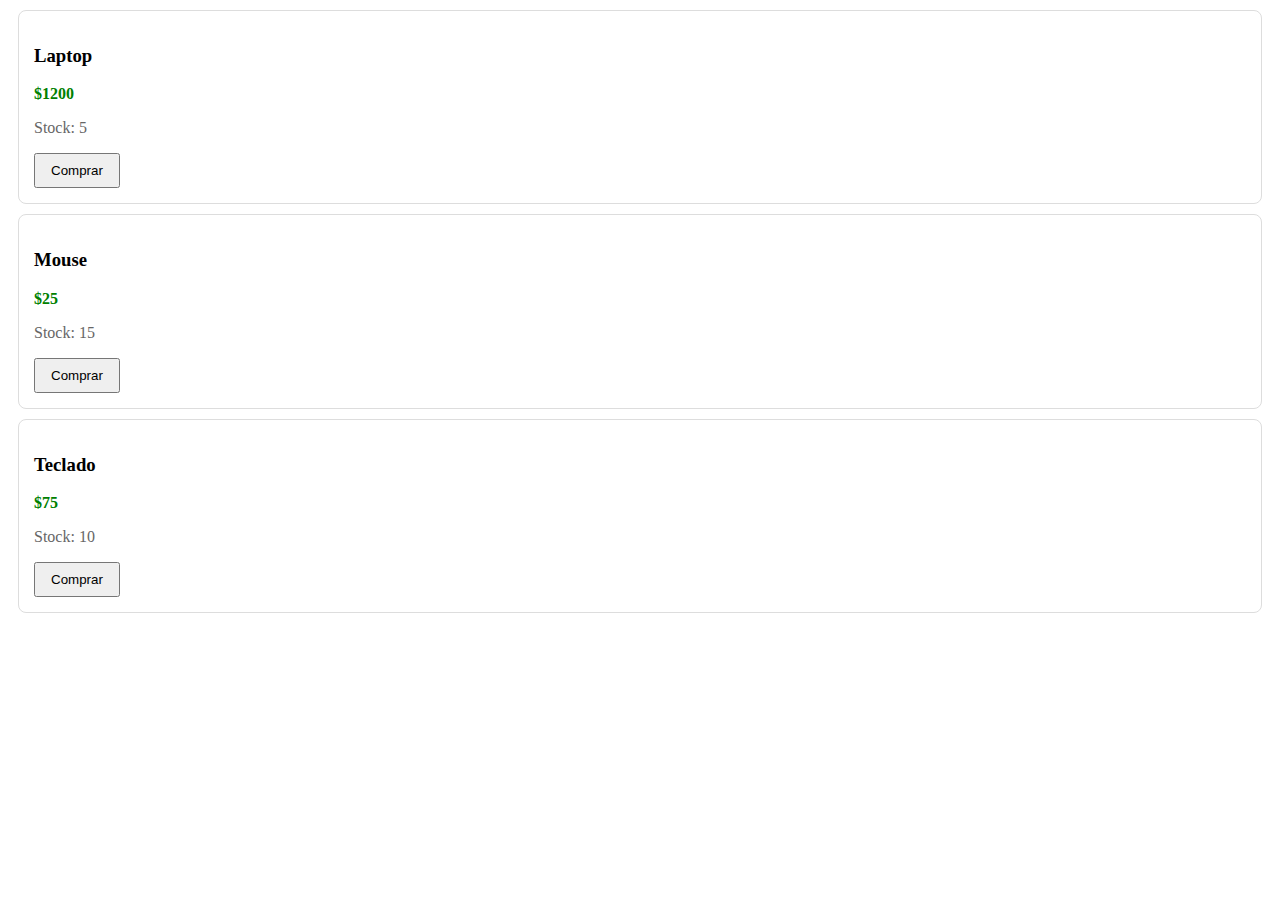
<file: semana-2/bloque-2/eje08.html>
<!DOCTYPE html>
<html>
<!-- 
**CONSIGNA:**
Crear elementos dinámicamente sin usar innerHTML
-->

<head>
  <meta charset="UTF-8">
  <title>createElement Demo</title>
  <style>
    .card {
      border: 1px solid #ddd;
      padding: 15px;
      margin: 10px;
      border-radius: 8px;
    }

    .precio {
      color: green;
      font-weight: bold;
    }

    .stock {
      color: #666;
    }

    .btn {
      padding: 8px 15px;
      cursor: pointer;
    }
  </style>
</head>

<body>
  <div id="productos"></div>

  <!-- <script src="ejercicio8.js"></script> -->
  <script>
    // ============================================
    // EJERCICIO 8: createElement + append
    // ============================================

    const productosData = [
      { id: 1, nombre: 'Laptop', precio: 1200, stock: 5 },
      { id: 2, nombre: 'Mouse', precio: 25, stock: 15 },
      { id: 3, nombre: 'Teclado', precio: 75, stock: 10 }
    ];

    // TAREA 1: Crear función que genera card de producto
    function crearProductCard(producto) {
      // TU CÓDIGO AQUÍ
      // Estructura:
      // <div class="card" data-id="...">
      //   <h3>{nombre}</h3>
      //   <p class="precio">${precio}</p>
      //   <p class="stock">Stock: {stock}</p>
      //   <button class="btn">Comprar</button>
      // </div>

      // IMPORTANTE: NO usar innerHTML
      // Usar createElement, classList, textContent, dataset, append
      const card = document.createElement('div');
      const titulo = document.createElement('h3');
      const precio = document.createElement('p');
      const stock = document.createElement('p');
      const btn = document.createElement('button');
      card.append(titulo, precio, stock, btn);
      card.classList.add('card');
      card.dataset.id = producto.id;
      titulo.textContent = producto.nombre;
      precio.classList.add('precio');
      precio.textContent = `$${producto.precio}`;
      stock.classList.add('stock');
      stock.textContent = `Stock: ${producto.stock}`;
      btn.classList.add('btn');
      btn.textContent = 'Comprar';
      return card;
    }

    // TAREA 2: Renderizar todos los productos (performance)
    function renderizarProductos(productos) {
      const container = document.getElementById('productos');

      // TU CÓDIGO AQUÍ
      // Crear todas las cards
      // Agregarlas de forma eficiente (un solo append con spread)
      container.append(...productos.map(p => crearProductCard(p)));
    }

    renderizarProductos(productosData);

    // TAREA 3: Agregar producto nuevo al principio
    function agregarProductoAlPrincipio(producto) {
      const container = document.getElementById('productos');

      // TU CÓDIGO AQUÍ
      // Crear card del producto
      // Agregarlo al PRINCIPIO del container
      container.prepend(crearProductCard(producto));
    }

    // Probar después de 2 segundos
    setTimeout(() => {
      agregarProductoAlPrincipio({
        id: 4,
        nombre: 'Monitor',
        precio: 300,
        stock: 3
      });
    }, 2000);

    // TAREA 4: Event listener que elimina producto
    // Cuando se hace click en "Comprar" → remover la card
    document.getElementById('productos').addEventListener('click', (e) => {
      // TU CÓDIGO AQUÍ
      // Si se clickeó el botón "Comprar"
      //   - Encontrar la card con closest()
      //   - Remover la card con remove()
      const btn = e.target.closest('.btn');
      if(btn) {
        const card = btn.closest('.card');
        card.remove();
      }
    });
  </script>
</body>

</html>
</file>
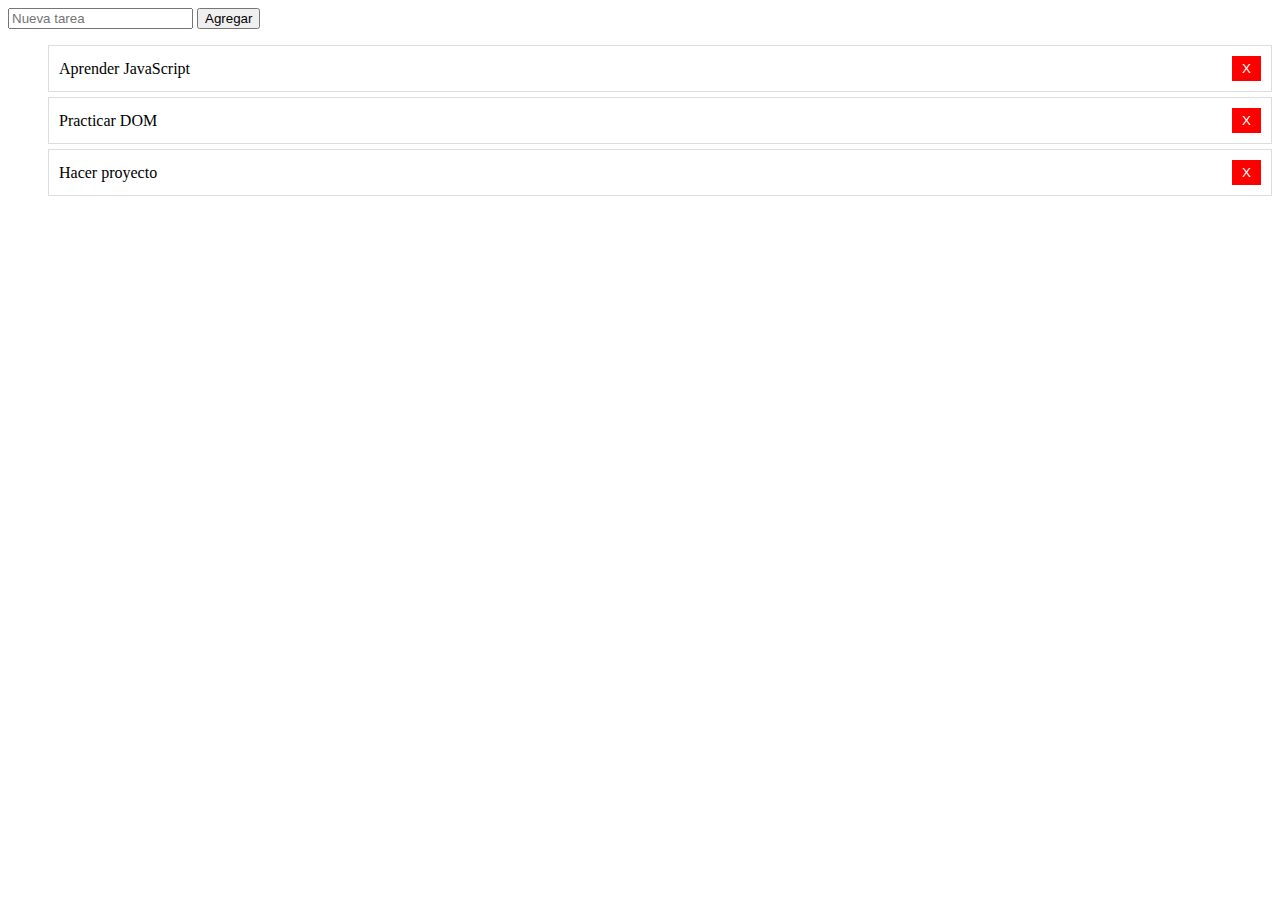
<file: semana-2/bloque-2/eje09.html>
<!DOCTYPE html>
<html>
<!-- 
**CONSIGNA:**
Implementar event delegation para listas dinámicas
-->

<head>
  <meta charset="UTF-8">
  <title>Event Delegation</title>
  <style>
    .todo-item {
      padding: 10px;
      margin: 5px 0;
      border: 1px solid #ddd;
      display: flex;
      justify-content: space-between;
      align-items: center;
    }

    .todo-item.completado {
      text-decoration: line-through;
      opacity: 0.6;
    }

    .btn-eliminar {
      background: red;
      color: white;
      border: none;
      padding: 5px 10px;
      cursor: pointer;
    }
  </style>
</head>

<body>
  <div id="app">
    <input type="text" id="inputTodo" placeholder="Nueva tarea">
    <button id="btnAgregar">Agregar</button>

    <ul id="listaTodos"></ul>
  </div>

  <!-- <script src="ejercicio9.js"></script> -->
  <script>
    // ============================================
    // EJERCICIO 9: Event Delegation
    // ============================================

    const listaTodos = document.getElementById('listaTodos');
    const inputTodo = document.getElementById('inputTodo');
    const btnAgregar = document.getElementById('btnAgregar');

    // TAREA 1: Función para agregar TODO
    function agregarTodo(texto) {
      // TU CÓDIGO AQUÍ
      // Crear estructura:
      // <li class="todo-item" data-id="...">
      //   <span class="todo-text">{texto}</span>
      //   <button class="btn-eliminar">X</button>
      // </li>
      const li = document.createElement('div');
      li.classList.add('todo-item');
      li.dataset.id = texto.split(' ').join('-');

      const text = document.createElement('span');
      text.classList.add('todo-text');
      text.textContent = `${texto}`;

      const btn = document.createElement('button');
      btn.classList.add('btn-eliminar');
      btn.textContent = "X";

      li.append(text, btn);

      // Agregar a la lista
      listaTodos.append(li);
    }

    // Agregar algunos TODOs iniciales
    agregarTodo('Aprender JavaScript');
    agregarTodo('Practicar DOM');
    agregarTodo('Hacer proyecto');

    // TAREA 2: Event listener para agregar TODO
    btnAgregar.addEventListener('click', () => {
      // TU CÓDIGO AQUÍ
      // Obtener valor del input
      // Si no está vacío → agregar TODO
      // Limpiar input

      const texto = inputTodo.value.trim();
      if(texto !== '') {
        agregarTodo(texto);
        inputTodo.value = '';
      }
    });

    // TAREA 3: Event delegation para la lista
    // UN SOLO listener que maneje:
    // - Click en el texto → marcar como completado (toggle clase)
    // - Click en botón eliminar → eliminar TODO

    listaTodos.addEventListener('click', (e) => {
      // TU CÓDIGO AQUÍ

      // Si se clickeó el botón eliminar:
      //   - Encontrar el <li> con closest()
      //   - Eliminarlo

      // Si se clickeó el texto del TODO:
      //   - Encontrar el <li> con closest()
      //   - Toggle clase "completado"

      const btn = e.target.closest('.btn-eliminar');
      if(btn) {
        const card = btn.closest('.todo-item');
        card.remove();
        return;
      }
      
      const text = e.target.closest('.todo-text');
      if(text) {
        const card = text.closest('.todo-item');
        card.classList.toggle('completado');
        console.log("Completado:", card);
        return;
      }
      console.warn("Click no registrado");
    });

    // TAREA 4: Agregar funcionalidad con Enter
    inputTodo.addEventListener('keypress', (e) => {
      // TU CÓDIGO AQUÍ
      // Si presiona Enter → agregar TODO
      if(e.key === 'Enter') {
        btnAgregar.click();
      }
    });
  </script>
</body>

</html>
</file>
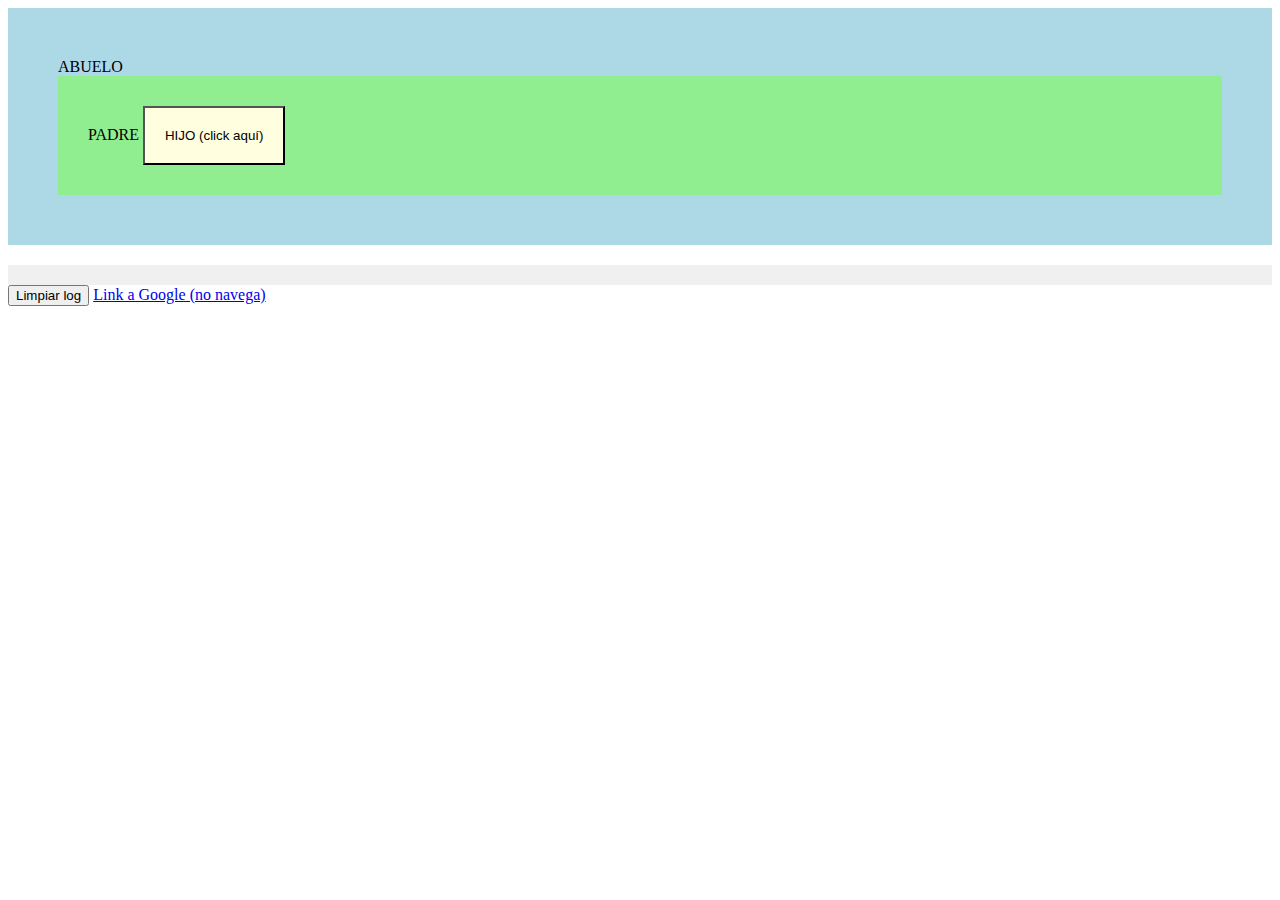
<file: semana-2/bloque-2/eje10.html>
<!DOCTYPE html>
<html>
<!-- 
**CONSIGNA:**
Experimentar con event propagation y control de flujo
-->

<head>
  <meta charset="UTF-8">
  <title>Event Propagation</title>
  <style>
    #abuelo {
      padding: 50px;
      background: lightblue;
    }

    #padre {
      padding: 30px;
      background: lightgreen;
    }

    #hijo {
      padding: 20px;
      background: lightyellow;
    }

    .log {
      margin-top: 20px;
      padding: 10px;
      background: #f0f0f0;
      font-family: monospace;
    }
  </style>
</head>

<body>
  <div id="abuelo">
    ABUELO
    <div id="padre">
      PADRE
      <button id="hijo">HIJO (click aquí)</button>
    </div>
  </div>

  <div class="log" id="log"></div>

  <button id="limpiar">Limpiar log</button>

  <!-- <script src="ejercicio10.js"></script> -->
  <script>
    // ============================================
    // EJERCICIO 10: Event Propagation
    // ============================================

    const abuelo = document.getElementById('abuelo');
    const padre = document.getElementById('padre');
    const hijo = document.getElementById('hijo');
    const log = document.getElementById('log');

    function agregarLog(texto) {
      const p = document.createElement('p');
      p.textContent = texto;
      log.append(p);
    }

    document.getElementById('limpiar').addEventListener('click', () => {
      log.innerHTML = '';
    });

    // TAREA 1: Demostrar bubbling
    // Agregar listeners a los 3 elementos
    // Cada uno debe loguear su nombre cuando se hace click

    // TU CÓDIGO AQUÍ
    abuelo.addEventListener('click', () => {
      // Loguear "Click en ABUELO (bubbling)"
      console.log("Click en ABUELO (bubbling)");
      agregarLog("Click en ABUELO (bubbling)");
    });

    padre.addEventListener('click', (e) => {
      // Loguear "Click en PADRE (bubbling)"
      console.log("Click en PADRE (bubbling)");
      agregarLog("Click en PADRE (bubbling)");
      e.stopPropagation();
    });

    hijo.addEventListener('click', () => {
      // Loguear "Click en HIJO (bubbling)"
      console.log("Click en HIJO (bubbling)");
      agregarLog("Click en HIJO (bubbling)");
    });

    // Al hacer click en HIJO, debería mostrar:
    // Click en HIJO (bubbling)
    // Click en PADRE (bubbling)
    // Click en ABUELO (bubbling)

    // TAREA 2: Detener propagación en PADRE
    // Modificar el listener del PADRE para que detenga la propagación

    // TU CÓDIGO AQUÍ
    // Al hacer click en HIJO ahora debería mostrar solo:
    // Click en HIJO (bubbling)
    // Click en PADRE (bubbling)
    // (NO llega a ABUELO)

    // TAREA 3: Mostrar e.target vs e.currentTarget
    padre.addEventListener('click', (e) => {
      // TU CÓDIGO AQUÍ
      // Loguear:
      // "target: {e.target.id}"
      // "currentTarget: {e.currentTarget.id}"
      console.log(`target: ${e.target.id}`);
      agregarLog(`target: ${e.target.id}`);
      console.log(`currentTarget: ${e.currentTarget.id}`);
      agregarLog(`currentTarget: ${e.currentTarget.id}`);
    });

    // Al hacer click en HIJO debería mostrar:
    // target: hijo
    // currentTarget: padre

    // TAREA 4: Prevenir comportamiento default
    // Agregar un link y prevenir navegación

    const link = document.createElement('a');
    link.href = 'https://google.com';
    link.textContent = 'Link a Google (no navega)';
    document.body.append(link);

    // TU CÓDIGO AQUÍ
    link.addEventListener('click', (e) => {
      // Prevenir navegación
      // Loguear "Link clickeado pero preventDefault()"
      e.preventDefault();
      console.warn(`Link clickeado pero preventDefault()`);
      agregarLog(`Link clickeado pero preventDefault()`);
    });
  </script>
</body>

</html>
</file>
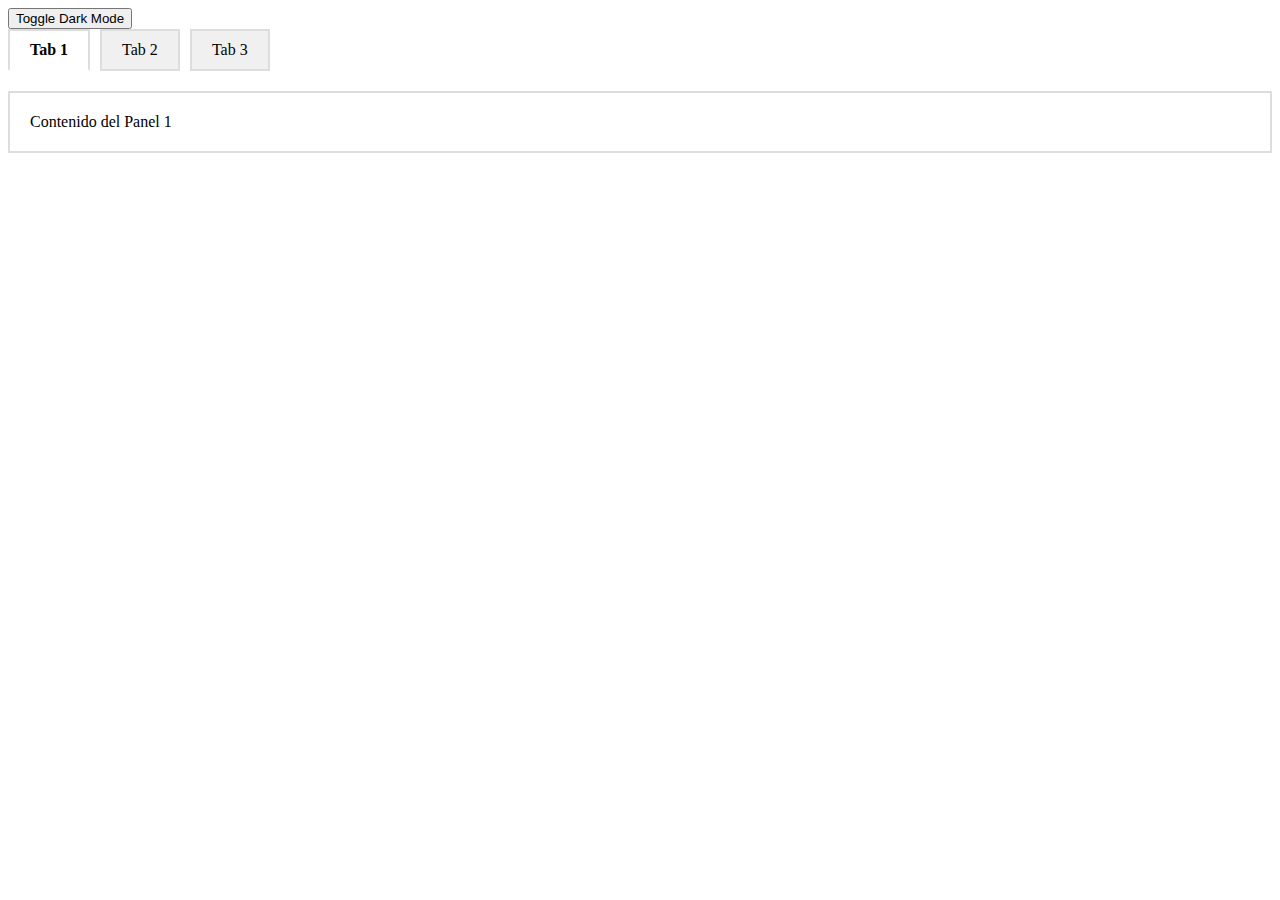
<file: semana-2/bloque-2/eje11.html>
<!DOCTYPE html>
<html>

<head>
  <meta charset="UTF-8">
  <title>classList API</title>
  <style>
    .tabs {
      display: flex;
      gap: 10px;
      margin-bottom: 20px;
    }

    .tab {
      padding: 10px 20px;
      cursor: pointer;
      background: #f0f0f0;
      border: 2px solid #ddd;
    }

    .tab.active {
      background: white;
      border-bottom-color: white;
      font-weight: bold;
    }

    .panel {
      display: none;
      padding: 20px;
      border: 2px solid #ddd;
    }

    .panel.active {
      display: block;
    }
  </style>
</head>

<body>
  <div class="tabs">
    <div class="tab active" data-panel="panel1">Tab 1</div>
    <div class="tab" data-panel="panel2">Tab 2</div>
    <div class="tab" data-panel="panel3">Tab 3</div>
  </div>

  <div class="panel active" id="panel1">Contenido del Panel 1</div>
  <div class="panel" id="panel2">Contenido del Panel 2</div>
  <div class="panel" id="panel3">Contenido del Panel 3</div>

  <!-- <script src="ejercicio11.js"></script> -->
  <script>
    // ============================================
    // EJERCICIO 11: classList API
    // ============================================

    const tabs = document.querySelectorAll('.tab');
    const panels = document.querySelectorAll('.panel');

    // TAREA 1: Implementar sistema de tabs
    // Al hacer click en un tab:
    // - Remover "active" de todos los tabs
    // - Agregar "active" al tab clickeado
    // - Remover "active" de todos los panels
    // - Agregar "active" al panel correspondiente

    tabs.forEach(tab => {
      tab.addEventListener('click', (e) => {
        // TU CÓDIGO AQUÍ
        document.body.classList.add('transitioning');

        [...tabs].forEach(t => t.classList.remove('active'));
        tab.classList.add('active');
        [...panels].forEach(p => p.classList.remove('active'));
        const panel = [...panels].find(p => p.id == tab.dataset.panel);
        panel.classList.add('active');

        setTimeout(() => {
          document.body.classList.remove('transitioning');
        }, 300);
      });
    });

    // TAREA 2: Agregar dark mode toggle
    const btnDarkMode = document.createElement('button');
    btnDarkMode.textContent = 'Toggle Dark Mode';
    document.body.prepend(btnDarkMode);

    btnDarkMode.addEventListener('click', () => {
      // TU CÓDIGO AQUÍ
      // Toggle clase "dark-mode" en body
      // Cambiar texto del botón según estado
      document.body.classList.toggle('dark-mode');
      const isDark = document.body.classList.contains('dark-mode');
      btnDarkMode.textContent = isDark ? 'Light Mode' : 'Dark Mode';
    });

    // CSS para dark mode (agregar al head)
    const style = document.createElement('style');
    style.textContent = `
      body.dark-mode {
        background: #222;
        color: white;
      }
      body.dark-mode .tab {
        background: #444;
        border-color: #666;
        color: white;
      }
      body.dark-mode .panel {
        background: #333;
        border-color: #666;
      }
    `;
    document.head.append(style);

    // TAREA 3: Animación de transición
    // Agregar clase "transitioning" al cambiar tabs
    // Removerla después de 300ms

    // Modificar el código de TAREA 1 para incluir esto
  </script>
</body>

</html>
</file>
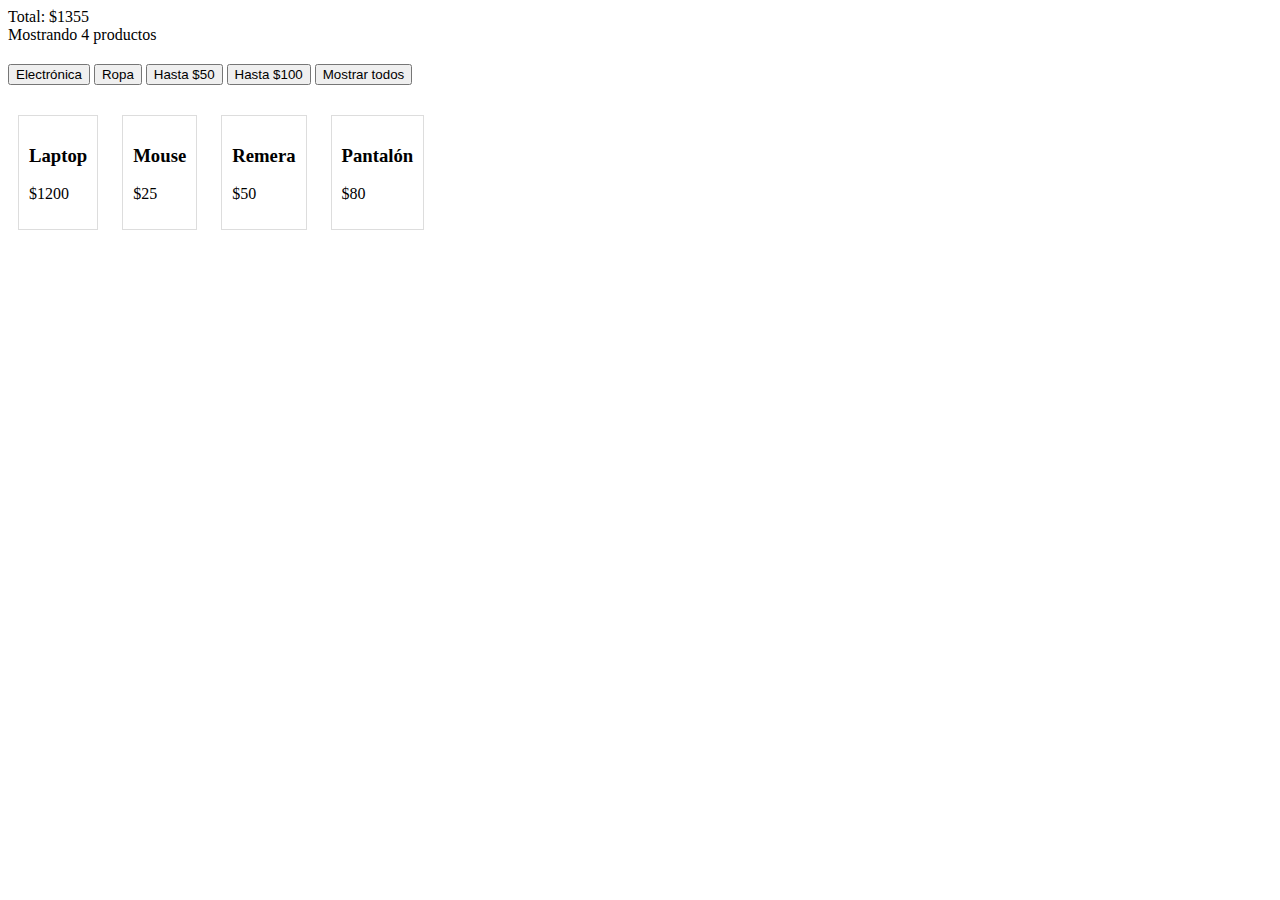
<file: semana-2/bloque-2/eje12.html>
<!DOCTYPE html>
<html>

<head>
  <meta charset="UTF-8">
  <title>dataset Demo</title>
  <style>
    .producto {
      border: 1px solid #ddd;
      padding: 10px;
      margin: 10px;
      display: inline-block;
    }

    .producto.oculto {
      display: none;
    }

    .filtros {
      margin: 20px 0;
    }
  </style>
</head>

<body>
  <div class="filtros">
    <button data-filtro="categoria" data-valor="electronica">Electrónica</button>
    <button data-filtro="categoria" data-valor="ropa">Ropa</button>
    <button data-filtro="precio" data-valor="50">Hasta $50</button>
    <button data-filtro="precio" data-valor="100">Hasta $100</button>
    <button data-filtro="reset">Mostrar todos</button>
  </div>

  <div class="productos">
    <div class="producto" data-id="1" data-categoria="electronica" data-precio="1200" data-stock="5">
      <h3>Laptop</h3>
      <p class="precio">$1200</p>
    </div>

    <div class="producto" data-id="2" data-categoria="electronica" data-precio="25" data-stock="15">
      <h3>Mouse</h3>
      <p class="precio">$25</p>
    </div>

    <div class="producto" data-id="3" data-categoria="ropa" data-precio="50" data-stock="10">
      <h3>Remera</h3>
      <p class="precio">$50</p>
    </div>

    <div class="producto" data-id="4" data-categoria="ropa" data-precio="80" data-stock="8">
      <h3>Pantalón</h3>
      <p class="precio">$80</p>
    </div>
  </div>

  <!-- <script src="ejercicio12.js"></script> -->
  <script>
    // ============================================
    // EJERCICIO 12: dataset + data attributes
    // ============================================

    const productos = document.querySelectorAll('.producto');
    const filtros = document.querySelector('.filtros');

    // TAREA 1: Implementar sistema de filtros
    filtros.addEventListener('click', (e) => {
      const boton = e.target.closest('[data-filtro]');
      if (!boton) return;

      const filtro = boton.dataset.filtro;
      const valor = boton.dataset.valor;

      // TU CÓDIGO AQUÍ
      // Si filtro === 'reset' → mostrar todos
      // Si filtro === 'categoria' → filtrar por categoría
      // Si filtro === 'precio' → filtrar por precio máximo
      productos.forEach(prod => {
        if (filtro === 'reset') {
          prod.classList.remove('oculto');
        } else if (filtro === 'categoria') {
          prod.classList.toggle('oculto', prod.dataset.categoria !== valor);
        } else if (filtro === 'precio') {
          const precio = parseFloat(prod.dataset.precio);
          const max = parseFloat(valor);
          prod.classList.toggle('oculto', precio > max);
        }
      });
      actualizarContador();
      guardarFiltro(filtro);
      actualizarTotal();
    });

    // TAREA 2: Agregar contador de productos visibles
    const contador = document.createElement('div');
    contador.id = 'contador';
    document.body.prepend(contador);

    function actualizarContador() {
      // TU CÓDIGO AQUÍ
      // Contar productos que NO tienen clase "oculto"
      // Mostrar: "Mostrando X productos"
      const visibles = document.querySelectorAll('.producto:not(.oculto)');
      contador.textContent = `Mostrando ${visibles.length} productos`;
    }

    // Llamar después de cada filtro
    actualizarContador();

    // TAREA 3: Guardar filtro activo en data attribute
    // Cuando se aplica un filtro, guardar en body.dataset.filtroActivo
    function guardarFiltro(filtro) {
      document.body.dataset.filtroActivo = filtro;
    }
    guardarFiltro('reset');

    // TAREA 4: Agregar precio total de productos visibles
    const total = document.createElement('div');
    total.id = 'total';
    document.body.prepend(total);

    function actualizarTotal() {
      // TU CÓDIGO AQUÍ
      // Sumar precios de productos visibles
      // Mostrar: "Total: $X"
      const visibles = document.querySelectorAll('.producto:not(.oculto)');
      const totalPrecio = Array.from(visibles).reduce((sum, prod) => {
        return sum + parseFloat(prod.dataset.precio);
      }, 0);

      total.textContent = `Total: $${totalPrecio}`;
    }

    actualizarTotal();
  </script>
</body>

</html>
</file>
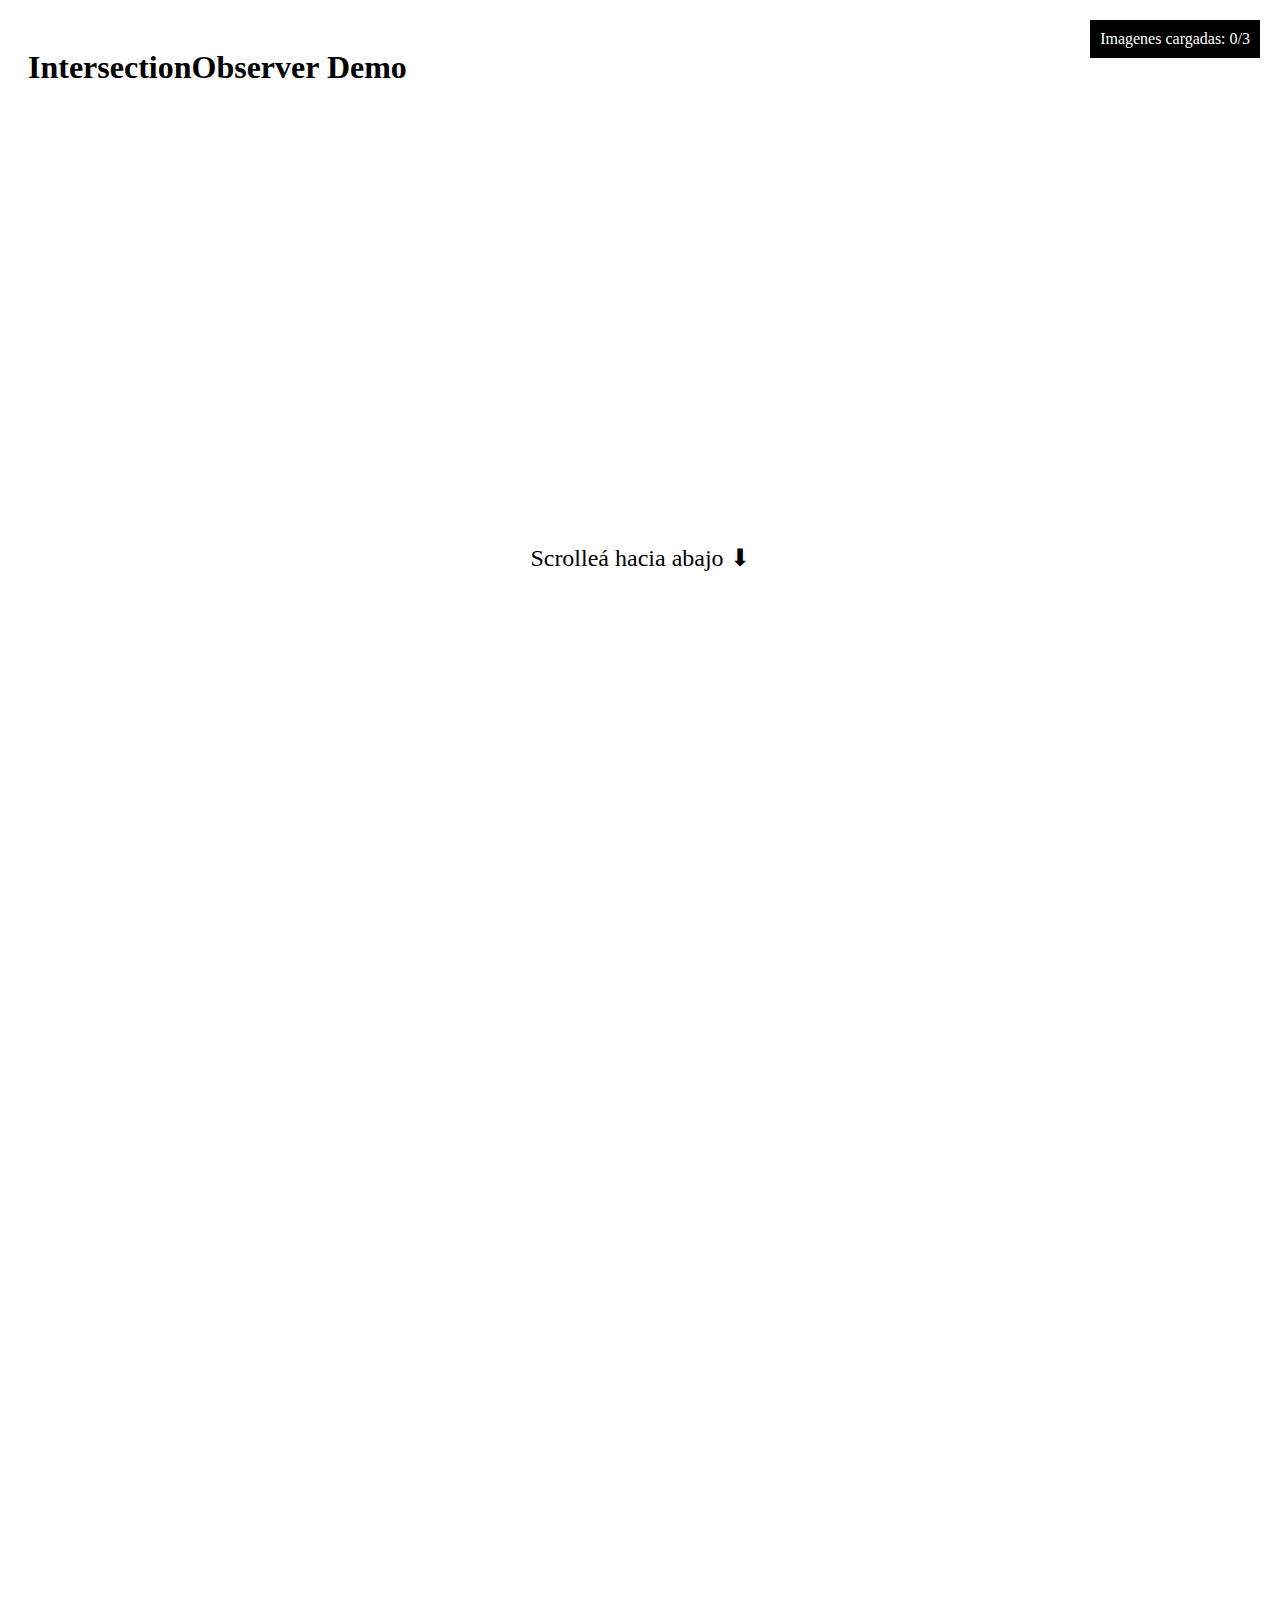
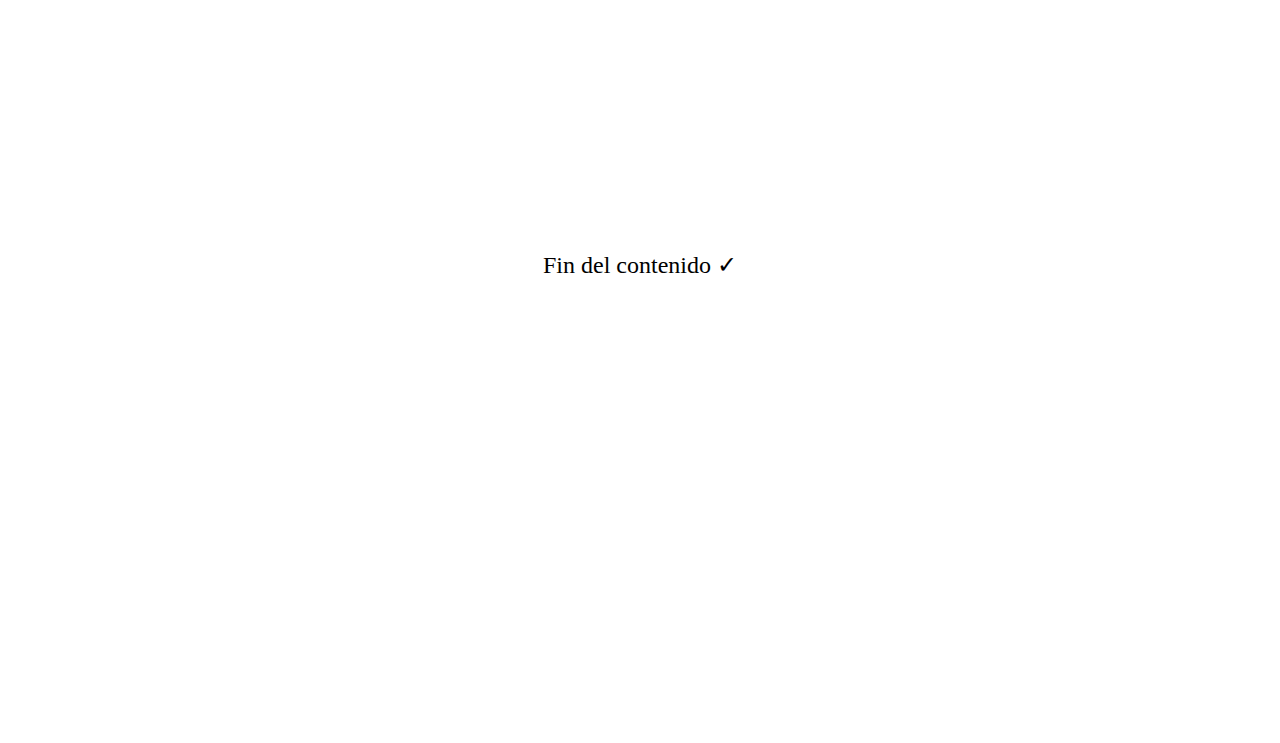
<file: semana-2/bloque-2/eje13.html>
<!DOCTYPE html>
<html>

<head>
  <meta charset="UTF-8">
  <title>IntersectionObserver Demo</title>
  <style>
    body {
      padding: 20px;
    }

    .spacer {
      height: 100vh;
      display: flex;
      align-items: center;
      justify-content: center;
      font-size: 24px;
    }

    .imagen-container {
      margin: 50px 0;
      text-align: center;
    }

    .lazy {
      width: 400px;
      height: 300px;
      background: #f0f0f0;
      border: 2px dashed #ccc;
    }

    .lazy.loaded {
      border-color: green;
    }

    .fade-in {
      opacity: 0;
      transform: translateY(50px);
      transition: opacity 0.6s, transform 0.6s;
    }

    .fade-in.visible {
      opacity: 1;
      transform: translateY(0);
    }
  </style>
</head>

<body>
  <h1>IntersectionObserver Demo</h1>

  <div class="spacer">Scrolleá hacia abajo ⬇</div>

  <div class="imagen-container fade-in">
    <h2>Imagen 1</h2>
    <img class="lazy" data-src="https://picsum.photos/400/300?random=1" alt="Imagen 1">
  </div>

  <div class="imagen-container fade-in">
    <h2>Imagen 2</h2>
    <img class="lazy" data-src="https://picsum.photos/400/300?random=2" alt="Imagen 2">
  </div>

  <div class="imagen-container fade-in">
    <h2>Imagen 3</h2>
    <img class="lazy" data-src="https://picsum.photos/400/300?random=3" alt="Imagen 3">
  </div>

  <div class="spacer">Fin del contenido ✓</div>

  <!-- <script src="ejercicio13.js"></script> -->
  <script>
    // ============================================
    // EJERCICIO 13: IntersectionObserver
    // ============================================

    // TAREA 1: Lazy loading de imágenes
    const lazyImages = document.querySelectorAll('.lazy');

    const imageObserver = new IntersectionObserver((entries, observer) => {
      // TU CÓDIGO AQUÍ
      // Por cada entry:
      //   Si isIntersecting:
      //     - Cargar imagen real (dataset.src → src)
      //     - Agregar clase "loaded"
      //     - Dejar de observar (unobserve)
      entries.forEach(entry => {
        if(entry.isIntersecting) {
          const img = entry.target;
          // target.setAttribute("src", target.dataset.src);
          img.src = img.dataset.src;
          img.classList.add('loaded');

          imagenesCargadas += 1;
          actualizarContador();

          observer.unobserve(img);
        }
      });
    }, {
      rootMargin: '50px',  // Cargar 50px antes
      threshold: 0.1       // 10% visible
    });

    // Observar todas las imágenes
    lazyImages.forEach(img => imageObserver.observe(img));

    // TAREA 2: Animaciones fade-in al scrollear
    const fadeElements = document.querySelectorAll('.fade-in');

    const fadeObserver = new IntersectionObserver((entries) => {
      // TU CÓDIGO AQUÍ
      // Por cada entry:
      //   Si isIntersecting:
      //     - Agregar clase "visible"
      entries.forEach(entry => {
        if(entry.isIntersecting) {
          entry.target.classList.add('visible');
        } else {
          entry.target.classList.remove('visible');
        }
      });
    }, {
      threshold: 0.2  // 20% visible
    });

    // Observar todos los elementos fade-in
    fadeElements.forEach(el => fadeObserver.observe(el));

    // TAREA 3: Contador de imágenes cargadas
    let imagenesCargadas = 0;

    const contador = document.createElement('div');
    contador.style.position = 'fixed';
    contador.style.top = '20px';
    contador.style.right = '20px';
    contador.style.padding = '10px';
    contador.style.background = 'black';
    contador.style.color = 'white';
    document.body.append(contador);

    function actualizarContador() {
      // TU CÓDIGO AQUÍ
      // Mostrar: "Imágenes cargadas: X/Y"
      contador.textContent = `Imagenes cargadas: ${imagenesCargadas}/${lazyImages.length}`;
    }

    actualizarContador();

    // Modificar TAREA 1 para incrementar contador al cargar
  </script>
</body>

</html>
</file>
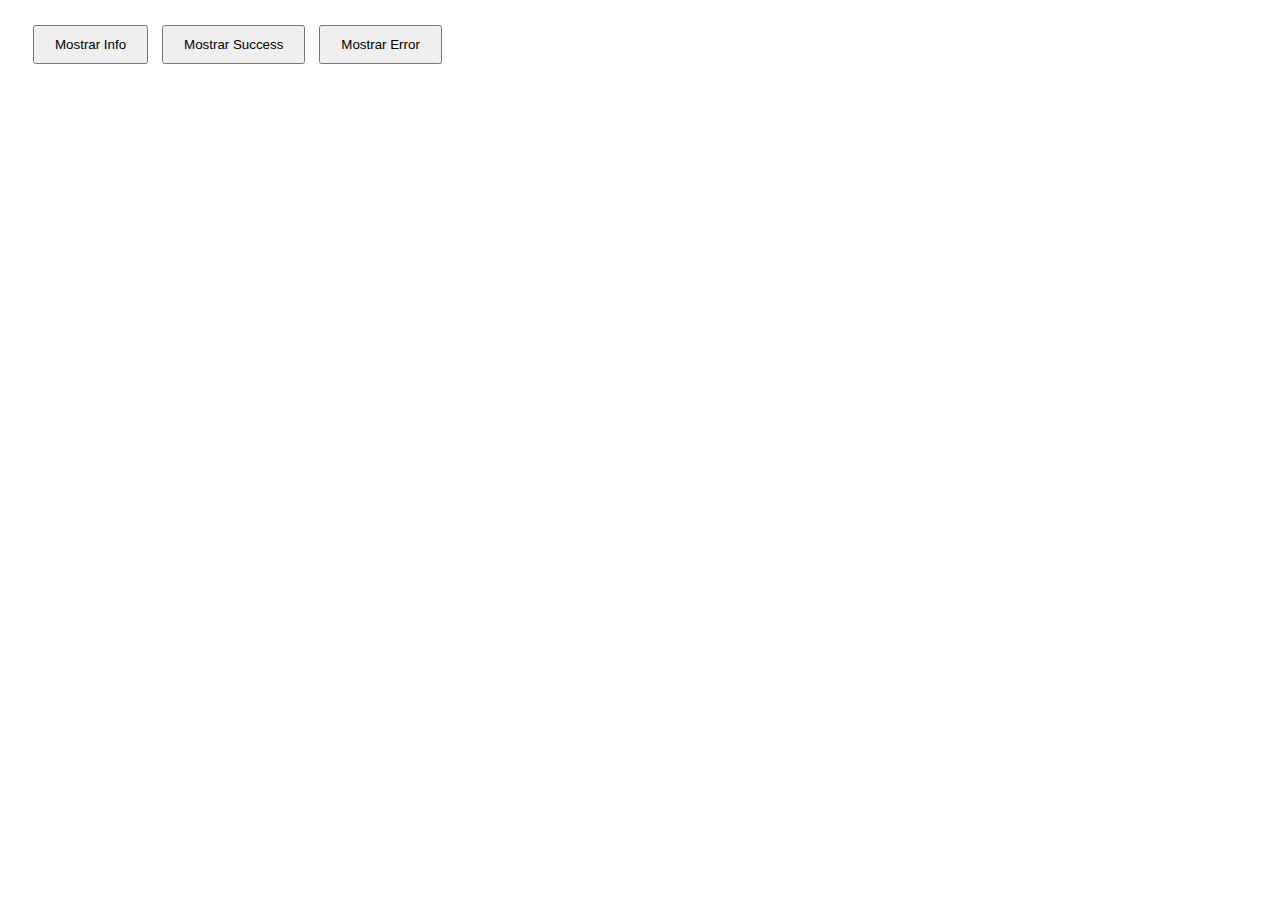
<file: semana-2/bloque-2/eje14.html>
<!DOCTYPE html>
<html>

<head>
  <meta charset="UTF-8">
  <title>Custom Events</title>
  <style>
    .notificaciones {
      position: fixed;
      top: 20px;
      right: 20px;
      width: 300px;
    }

    .notificacion {
      padding: 15px;
      margin-bottom: 10px;
      border-radius: 5px;
      color: white;
    }

    .notificacion.info {
      background: blue;
    }

    .notificacion.success {
      background: green;
    }

    .notificacion.error {
      background: red;
    }

    .botones {
      margin: 20px;
    }

    .botones button {
      margin: 5px;
      padding: 10px 20px;
    }
  </style>
</head>

<body>
  <div class="botones">
    <button id="btnInfo">Mostrar Info</button>
    <button id="btnSuccess">Mostrar Success</button>
    <button id="btnError">Mostrar Error</button>
  </div>

  <div class="notificaciones" id="notificaciones"></div>

  <!-- <script src="ejercicio14.js"></script> -->
  <script>
    // ============================================
    // EJERCICIO 14: Custom Events
    // ============================================

    // TAREA 1: Crear sistema de notificaciones
    class SistemaNotificaciones {
      constructor(contenedor) {
        this.contenedor = contenedor;
        this.escucharEventos();
      }

      escucharEventos() {
        // TU CÓDIGO AQUÍ
        // Escuchar evento 'mostrar-notificacion'
        document.addEventListener('mostrar-notificacion', (e) => {
          this.mostrar(e.detail);
        });
      }

      mostrar({ tipo, mensaje, duracion = 3000 }) {
        // TU CÓDIGO AQUÍ
        // Crear div con clase "notificacion" y tipo
        // Agregar mensaje
        // Agregar al contenedor
        // Remover después de "duracion" ms
        // Disparar evento 'notificacion-cerrada' al remover
        const div = document.createElement('div');
        div.classList.add('notificacion', tipo);
        div.textContent = `${mensaje}`;
        this.contenedor.append(div);
        setTimeout(() => {
          div.remove();
          const evento = new CustomEvent('notificacion-cerrada', {});
          document.dispatchEvent(evento);
        }, duracion);
      }
    }

    const sistema = new SistemaNotificaciones(
      document.getElementById('notificaciones')
    );

    // TAREA 2: Funciones helper para disparar notificaciones
    function mostrarInfo(mensaje) {
      // TU CÓDIGO AQUÍ
      // Disparar CustomEvent 'mostrar-notificacion'
      // con detail: { tipo: 'info', mensaje }
      /**@type {Event} */
      const evento = new CustomEvent('mostrar-notificacion', {
        detail: {tipo: 'info', mensaje}
      });
      document.dispatchEvent(evento);
    }

    function mostrarSuccess(mensaje) {
      // TU CÓDIGO AQUÍ
      // Similar pero tipo: 'success'
      /**@type {Event} */
      const evento = new CustomEvent('mostrar-notificacion', {
        detail: {tipo: 'success', mensaje}
      });
      document.dispatchEvent(evento);
    }

    function mostrarError(mensaje) {
      // TU CÓDIGO AQUÍ
      // Similar pero tipo: 'error'
      /**@type {Event} */
      const evento = new CustomEvent('mostrar-notificacion', {
        detail: {tipo: 'error', mensaje}
      });
      document.dispatchEvent(evento);
    }

    // TAREA 3: Conectar botones
    document.getElementById('btnInfo').addEventListener('click', () => {
      mostrarInfo('Esta es una notificación de información');
    });

    document.getElementById('btnSuccess').addEventListener('click', () => {
      mostrarSuccess('Operación exitosa!');
    });

    document.getElementById('btnError').addEventListener('click', () => {
      mostrarError('Ocurrió un error!');
    });

    // TAREA 4: Contador de notificaciones
    let contadorNotificaciones = 0;

    document.addEventListener('mostrar-notificacion', () => {
      // TU CÓDIGO AQUÍ
      // Incrementar contador
      // Mostrar en consola: "Notificaciones mostradas: X"
      contadorNotificaciones += 1;
      console.log(`Notificaciones mostradas: ${contadorNotificaciones}`);
    });

    document.addEventListener('notificacion-cerrada', () => {
      // TU CÓDIGO AQUÍ
      // Mostrar en consola: "Notificación cerrada"
      console.warn("Notificación cerrada");
    });
  </script>
</body>

</html>
</file>
<file: semana-1/proyecto-integrador/styles.css>
* {
  margin: 0;
  padding: 0;
  box-sizing: border-box;
}

body {
  font-family: 'Segoe UI', Tahoma, Geneva, Verdana, sans-serif;
  background: linear-gradient(135deg, #667eea 0%, #764ba2 100%);
  min-height: 100vh;
  padding: 20px;
}

.container {
  max-width: 1200px;
  margin: 0 auto;
  background: white;
  border-radius: 12px;
  padding: 30px;
  box-shadow: 0 10px 30px rgba(0, 0, 0, 0.2);
}

header {
  text-align: center;
  margin-bottom: 30px;
  padding-bottom: 20px;
  border-bottom: 2px solid #667eea;
}

header h1 {
  color: #667eea;
  margin-bottom: 10px;
}

header p {
  color: #666;
}

section {
  margin-bottom: 30px;
  padding: 20px;
  background: #f8f9fa;
  border-radius: 8px;
}

h2 {
  color: #333;
  margin-bottom: 15px;
  padding-bottom: 10px;
  border-bottom: 2px solid #667eea;
}

/* FILTROS */
.filtros-grid {
  display: grid;
  grid-template-columns: repeat(auto-fit, minmax(200px, 1fr));
  gap: 15px;
}

.filtro {
  display: flex;
  flex-direction: column;
}

.filtro label {
  margin-bottom: 5px;
  font-weight: 600;
  color: #555;
}

.filtro input,
.filtro select {
  padding: 8px;
  border: 1px solid #ddd;
  border-radius: 4px;
  font-size: 14px;
}

.filtro button {
  padding: 10px;
  background: #667eea;
  color: white;
  border: none;
  border-radius: 4px;
  cursor: pointer;
  font-weight: 600;
  margin-top: auto;
}

.filtro button:hover {
  background: #5568d3;
}

/* ESTADÍSTICAS */
.stats-grid {
  display: grid;
  grid-template-columns: repeat(auto-fit, minmax(200px, 1fr));
  gap: 15px;
  margin-bottom: 20px;
}

.stat-card {
  background: white;
  padding: 20px;
  border-radius: 8px;
  text-align: center;
  box-shadow: 0 2px 8px rgba(0, 0, 0, 0.1);
}

.stat-card h3 {
  color: #666;
  font-size: 14px;
  margin-bottom: 10px;
  text-transform: uppercase;
  letter-spacing: 1px;
}

.stat-card p {
  color: #667eea;
  font-size: 24px;
  font-weight: 700;
}

.categorias-stats {
  background: white;
  padding: 15px;
  border-radius: 8px;
}

.categorias-stats h3 {
  margin-bottom: 10px;
  color: #333;
  font-size: 16px;
}

#categoriasList {
  display: flex;
  flex-wrap: wrap;
  gap: 10px;
}

.categoria-badge {
  padding: 8px 15px;
  background: #667eea;
  color: white;
  border-radius: 20px;
  font-size: 14px;
}

/* BÚSQUEDA */
.busqueda-grid {
  display: grid;
  grid-template-columns: 1fr 2fr;
  gap: 20px;
}

.busqueda-grid input {
  padding: 8px;
  border: 1px solid #ddd;
  border-radius: 4px;
  margin-right: 10px;
}

.busqueda-grid button {
  padding: 8px 20px;
  background: #667eea;
  color: white;
  border: none;
  border-radius: 4px;
  cursor: pointer;
  font-weight: 600;
}

.busqueda-grid button:hover {
  background: #5568d3;
}

#resultadoBusqueda {
  background: white;
  padding: 15px;
  border-radius: 8px;
  min-height: 60px;
}

/* ORDENAMIENTO */
.orden-grid {
  display: grid;
  grid-template-columns: 1fr 1fr;
  gap: 15px;
}

.orden-grid label {
  display: block;
  margin-bottom: 5px;
  font-weight: 600;
  color: #555;
}

.orden-grid select {
  width: 100%;
  padding: 8px;
  border: 1px solid #ddd;
  border-radius: 4px;
}

/* RESULTADOS */
#contadorResultados {
  margin-bottom: 15px;
  font-weight: 600;
  color: #666;
}

.tabla-container {
  overflow-x: auto;
}

table {
  width: 100%;
  border-collapse: collapse;
  background: white;
  border-radius: 8px;
  overflow: hidden;
}

thead {
  background: #667eea;
  color: white;
}

th,
td {
  padding: 12px;
  text-align: left;
}

tbody tr:nth-child(even) {
  background: #f8f9fa;
}

tbody tr:hover {
  background: #e9ecef;
}

.rating {
  color: #ffc107;
}

.stock-disponible {
  color: #28a745;
  font-weight: 600;
}

.stock-agotado {
  color: #dc3545;
  font-weight: 600;
}

.descuento {
  background: #28a745;
  color: white;
  padding: 2px 8px;
  border-radius: 4px;
  font-size: 12px;
  margin-left: 5px;
}
</file>
<file: semana-3/proyecto-integrador/css/styles.css>
/* ============================================
   TASK MANAGER - ESTILOS BASE
   ============================================ */

/* Reset básico */
* {
  margin: 0;
  padding: 0;
  box-sizing: border-box;
}

body {
  font-family: -apple-system, BlinkMacSystemFont, 'Segoe UI', Roboto, sans-serif;
  background: linear-gradient(135deg, #667eea 0%, #764ba2 100%);
  min-height: 100vh;
  padding: 20px;
}

.container {
  max-width: 800px;
  margin: 0 auto;
  background: white;
  border-radius: 12px;
  box-shadow: 0 20px 60px rgba(0, 0, 0, 0.3);
  overflow: hidden;
}

/* Header */
.app-header {
  background: linear-gradient(135deg, #667eea 0%, #764ba2 100%);
  color: white;
  padding: 30px;
  text-align: center;
}

.app-header h1 {
  font-size: 2rem;
  font-weight: 600;
}

/* Stats Panel */
.stats-panel {
  display: grid;
  grid-template-columns: repeat(auto-fit, minmax(150px, 1fr));
  gap: 15px;
  padding: 20px;
  background: #f8f9fa;
  border-bottom: 1px solid #dee2e6;
}

.stat-card {
  background: white;
  padding: 15px;
  border-radius: 8px;
  text-align: center;
  box-shadow: 0 2px 4px rgba(0, 0, 0, 0.1);
}

.stat-card .stat-value {
  font-size: 2rem;
  font-weight: bold;
  color: #667eea;
}

.stat-card .stat-label {
  font-size: 0.875rem;
  color: #6c757d;
  margin-top: 5px;
}

/* Controls (Filters, Search, Sort) */
.controls {
  padding: 20px;
  background: white;
  border-bottom: 1px solid #dee2e6;
  display: flex;
  flex-wrap: wrap;
  gap: 15px;
  align-items: center;
}

.filters {
  display: flex;
  gap: 10px;
}

.filter-btn {
  padding: 8px 16px;
  border: 2px solid #667eea;
  background: white;
  color: #667eea;
  border-radius: 6px;
  cursor: pointer;
  font-weight: 500;
  transition: all 0.3s ease;
}

.filter-btn:hover {
  background: #f0f0f0;
}

.filter-btn.active {
  background: #667eea;
  color: white;
}

.search-box input {
  padding: 8px 16px;
  border: 2px solid #dee2e6;
  border-radius: 6px;
  width: 250px;
  font-size: 0.95rem;
}

.search-box input:focus {
  outline: none;
  border-color: #667eea;
}

.sort-box {
  display: flex;
  align-items: center;
  gap: 10px;
}

.sort-box select {
  padding: 8px 12px;
  border: 2px solid #dee2e6;
  border-radius: 6px;
  cursor: pointer;
}

/* Task Form */
.task-form {
  padding: 20px;
  background: white;
  border-bottom: 1px solid #dee2e6;
}

.form-row {
  display: flex;
  gap: 10px;
  margin-bottom: 10px;
}

.form-row input,
.form-row select,
.form-row textarea {
  flex: 1;
  padding: 10px;
  border: 2px solid #dee2e6;
  border-radius: 6px;
  font-family: inherit;
}

.form-row input:focus,
.form-row select:focus,
.form-row textarea:focus {
  outline: none;
  border-color: #667eea;
}

.form-row button {
  padding: 10px 24px;
  background: #667eea;
  color: white;
  border: none;
  border-radius: 6px;
  cursor: pointer;
  font-weight: 600;
  transition: background 0.3s ease;
}

.form-row button:hover {
  background: #5568d3;
}

/* Task List */
.task-list {
  padding: 20px;
  min-height: 300px;
}

.task-card {
  background: white;
  border: 2px solid #dee2e6;
  border-radius: 8px;
  padding: 15px;
  margin-bottom: 12px;
  display: flex;
  align-items: center;
  gap: 12px;
  transition: all 0.3s ease;
  animation: fadeIn 0.3s ease;
}

@keyframes fadeIn {
  from {
    opacity: 0;
    transform: translateY(-10px);
  }

  to {
    opacity: 1;
    transform: translateY(0);
  }
}

.task-card:hover {
  border-color: #667eea;
  box-shadow: 0 4px 8px rgba(102, 126, 234, 0.2);
}

.task-card.completed {
  opacity: 0.6;
}

.task-card.completed .task-title {
  text-decoration: line-through;
  color: #6c757d;
}

.task-checkbox {
  width: 20px;
  height: 20px;
  cursor: pointer;
}

.task-content {
  flex: 1;
}

.task-title {
  font-size: 1.1rem;
  font-weight: 500;
  margin-bottom: 5px;
}

.task-description {
  font-size: 0.9rem;
  color: #6c757d;
}

.task-meta {
  display: flex;
  gap: 8px;
  margin-top: 8px;
}

.task-badge {
  padding: 4px 8px;
  border-radius: 4px;
  font-size: 0.75rem;
  font-weight: 600;
}

.badge-category {
  background: #e7f3ff;
  color: #0066cc;
}

.badge-priority {
  background: #fff3cd;
  color: #856404;
}

.badge-priority.high {
  background: #f8d7da;
  color: #721c24;
}

.badge-priority.medium {
  background: #fff3cd;
  color: #856404;
}

.badge-priority.low {
  background: #d1ecf1;
  color: #0c5460;
}

.task-actions {
  display: flex;
  gap: 8px;
}

.task-actions button {
  padding: 6px 12px;
  border: none;
  border-radius: 4px;
  cursor: pointer;
  font-size: 0.85rem;
  transition: all 0.3s ease;
}

.btn-edit {
  background: #ffc107;
  color: white;
}

.btn-edit:hover {
  background: #e0a800;
}

.btn-delete {
  background: #dc3545;
  color: white;
}

.btn-delete:hover {
  background: #c82333;
}

/* Empty State */
.empty-state {
  text-align: center;
  padding: 60px 20px;
  color: #6c757d;
}

.empty-state h3 {
  font-size: 1.5rem;
  margin-bottom: 10px;
}

/* Responsive */
@media (max-width: 768px) {
  .controls {
    flex-direction: column;
    align-items: stretch;
  }

  .filters {
    width: 100%;
    justify-content: center;
  }

  .search-box input {
    width: 100%;
  }

  .sort-box {
    width: 100%;
    justify-content: center;
  }

  .form-row {
    flex-direction: column;
  }

  .task-card {
    flex-direction: column;
    align-items: flex-start;
  }

  .task-actions {
    width: 100%;
    justify-content: flex-end;
  }
}
</file>
